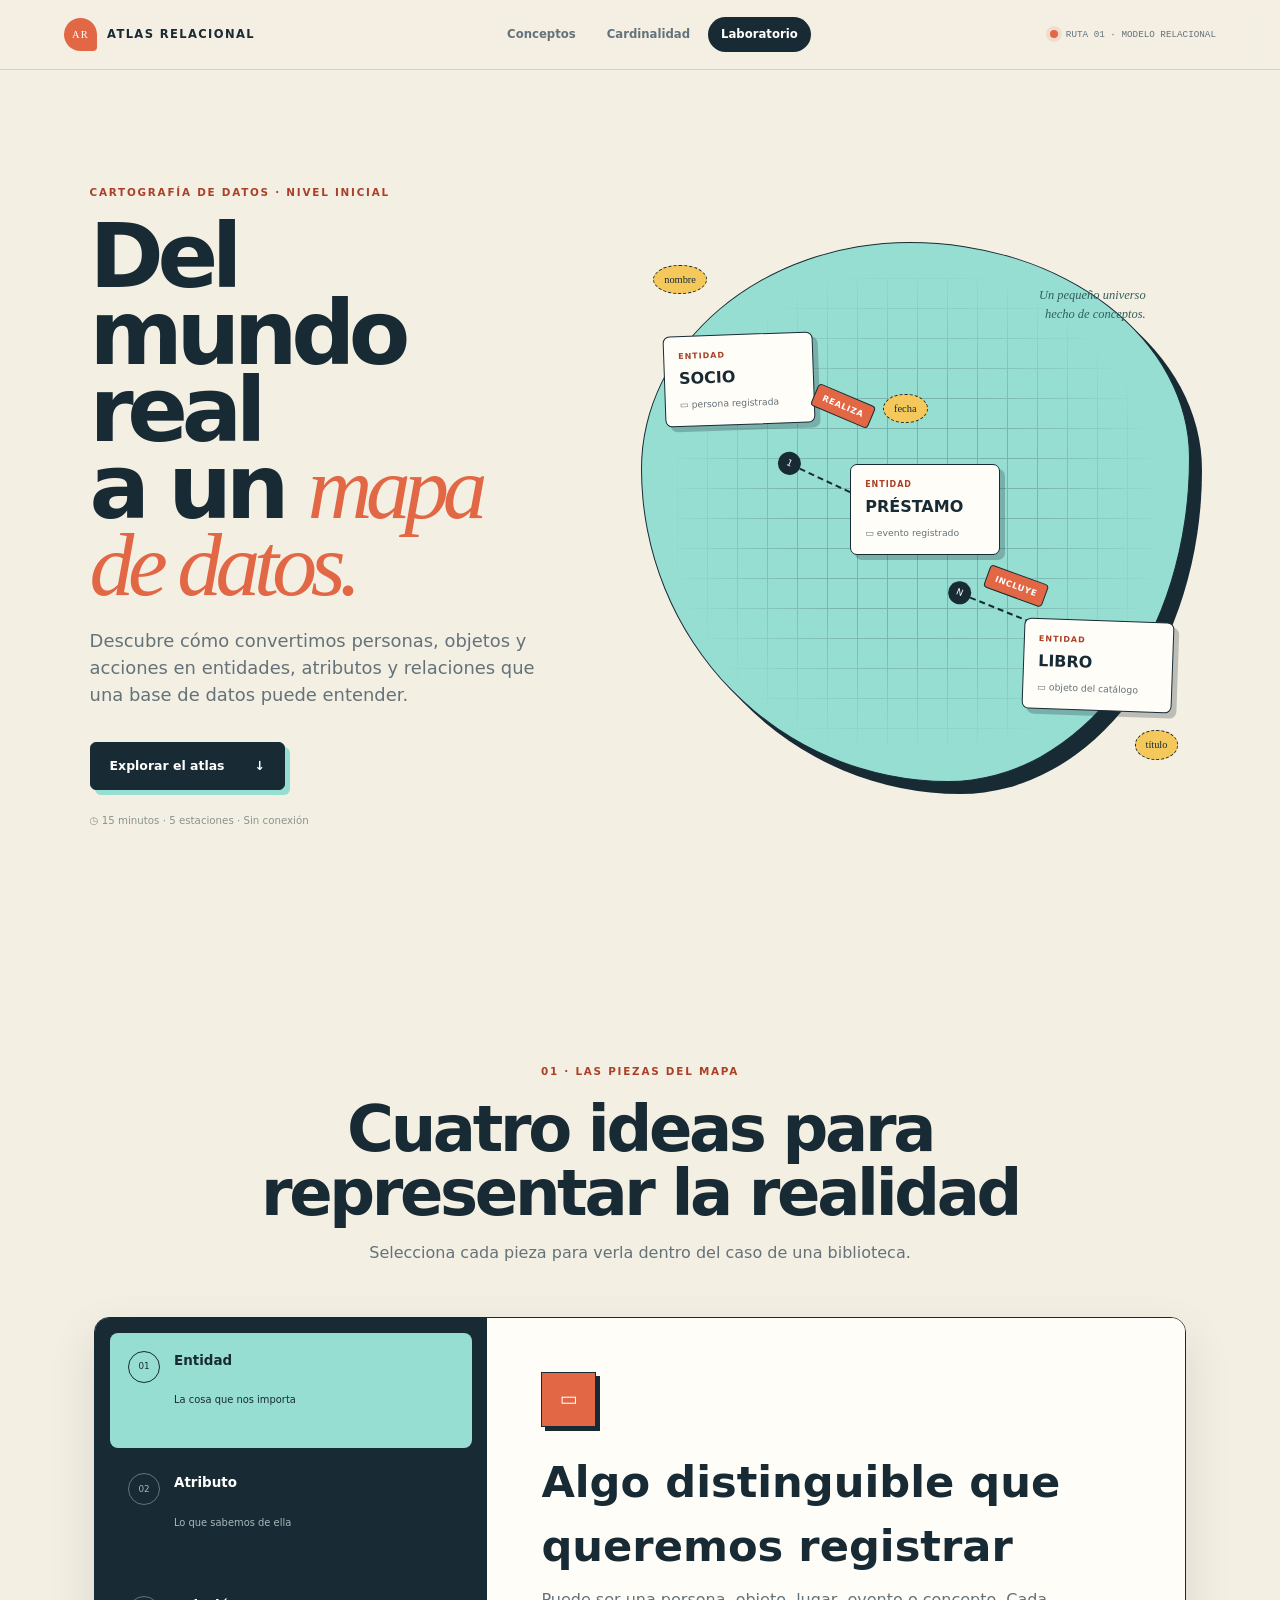
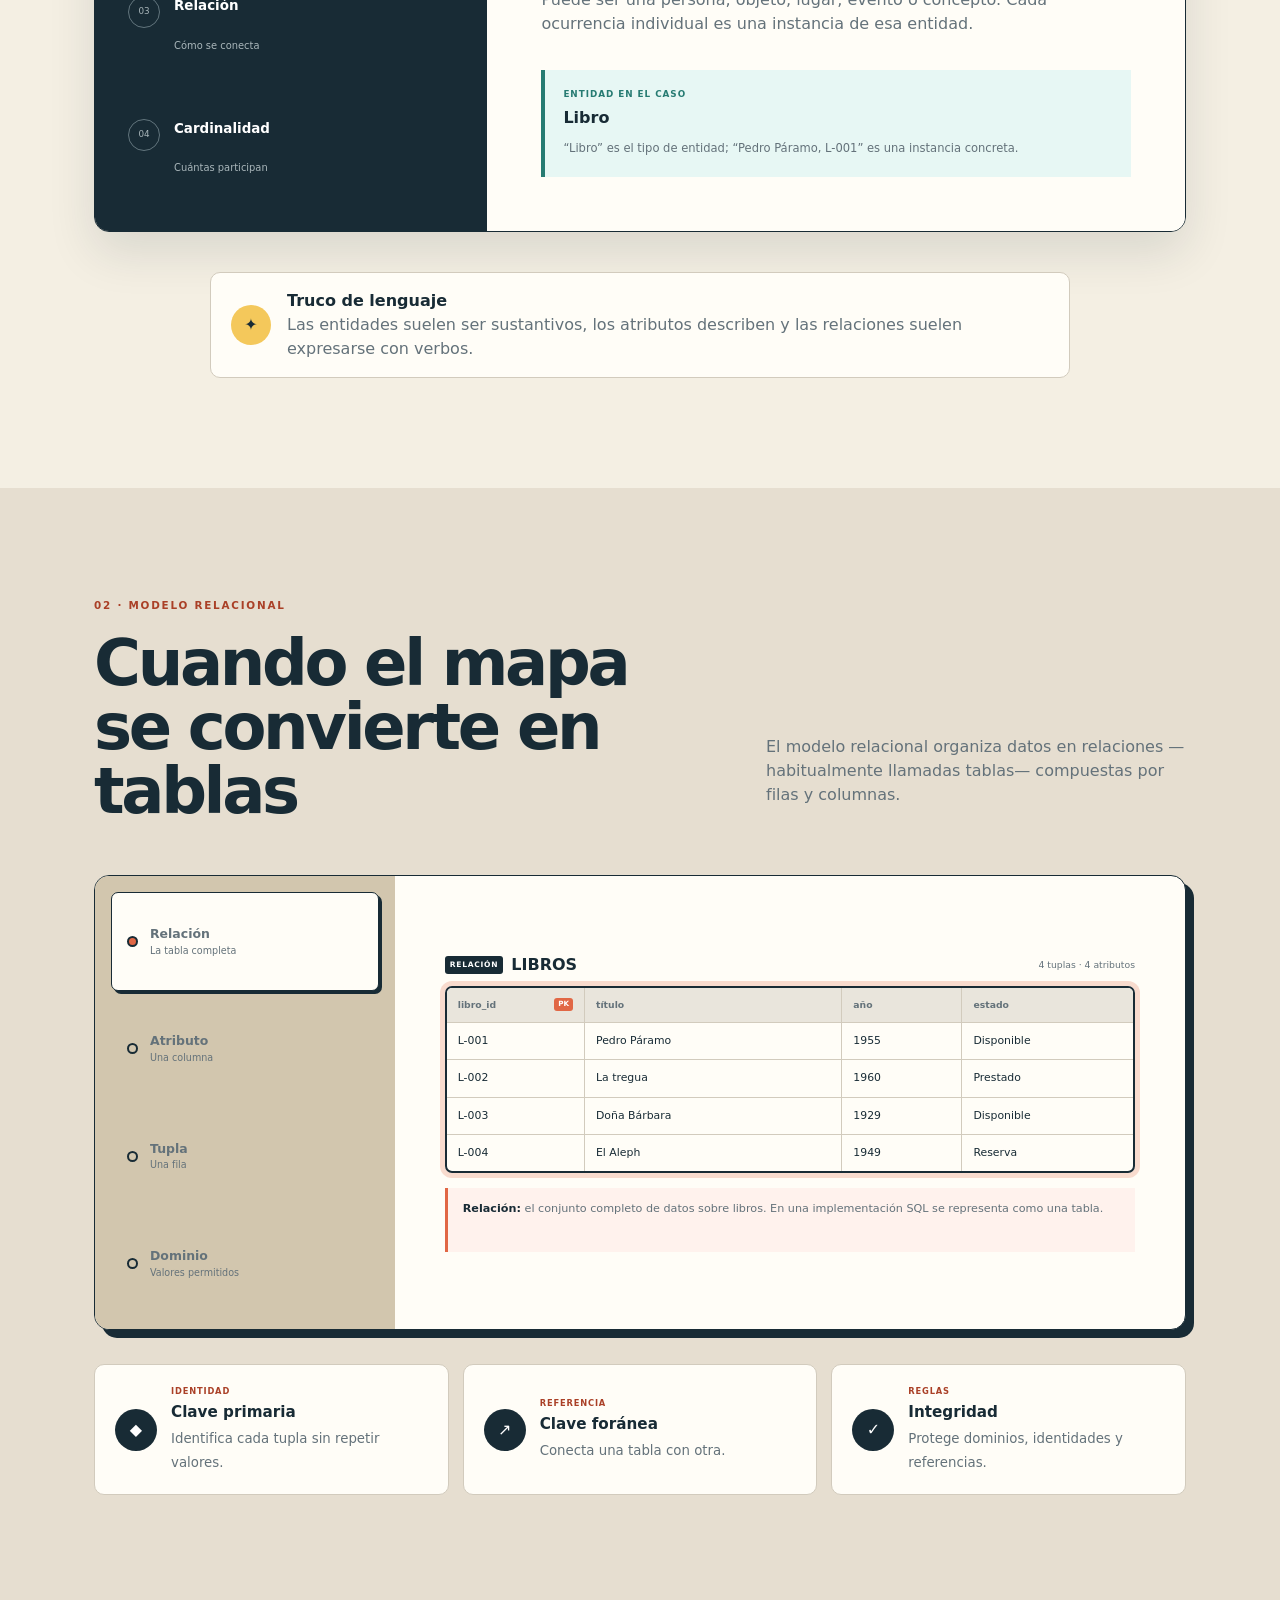
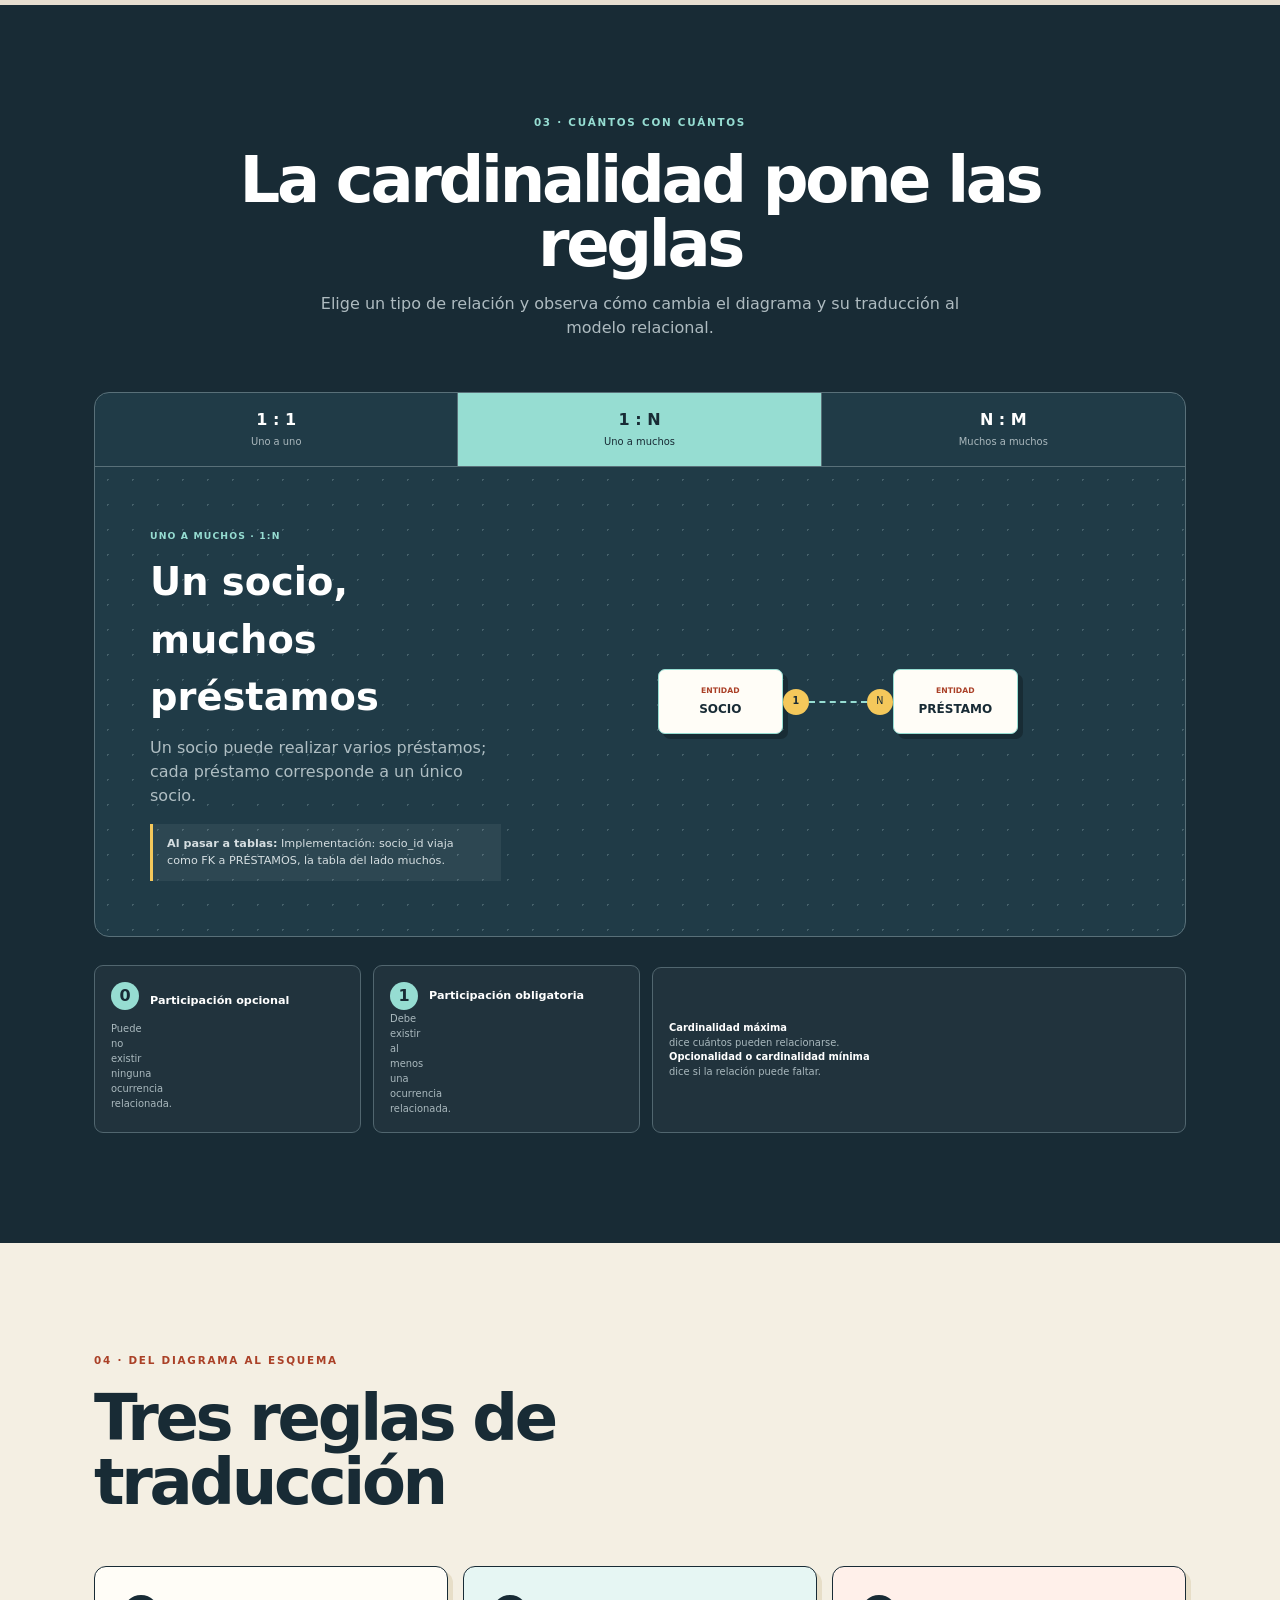
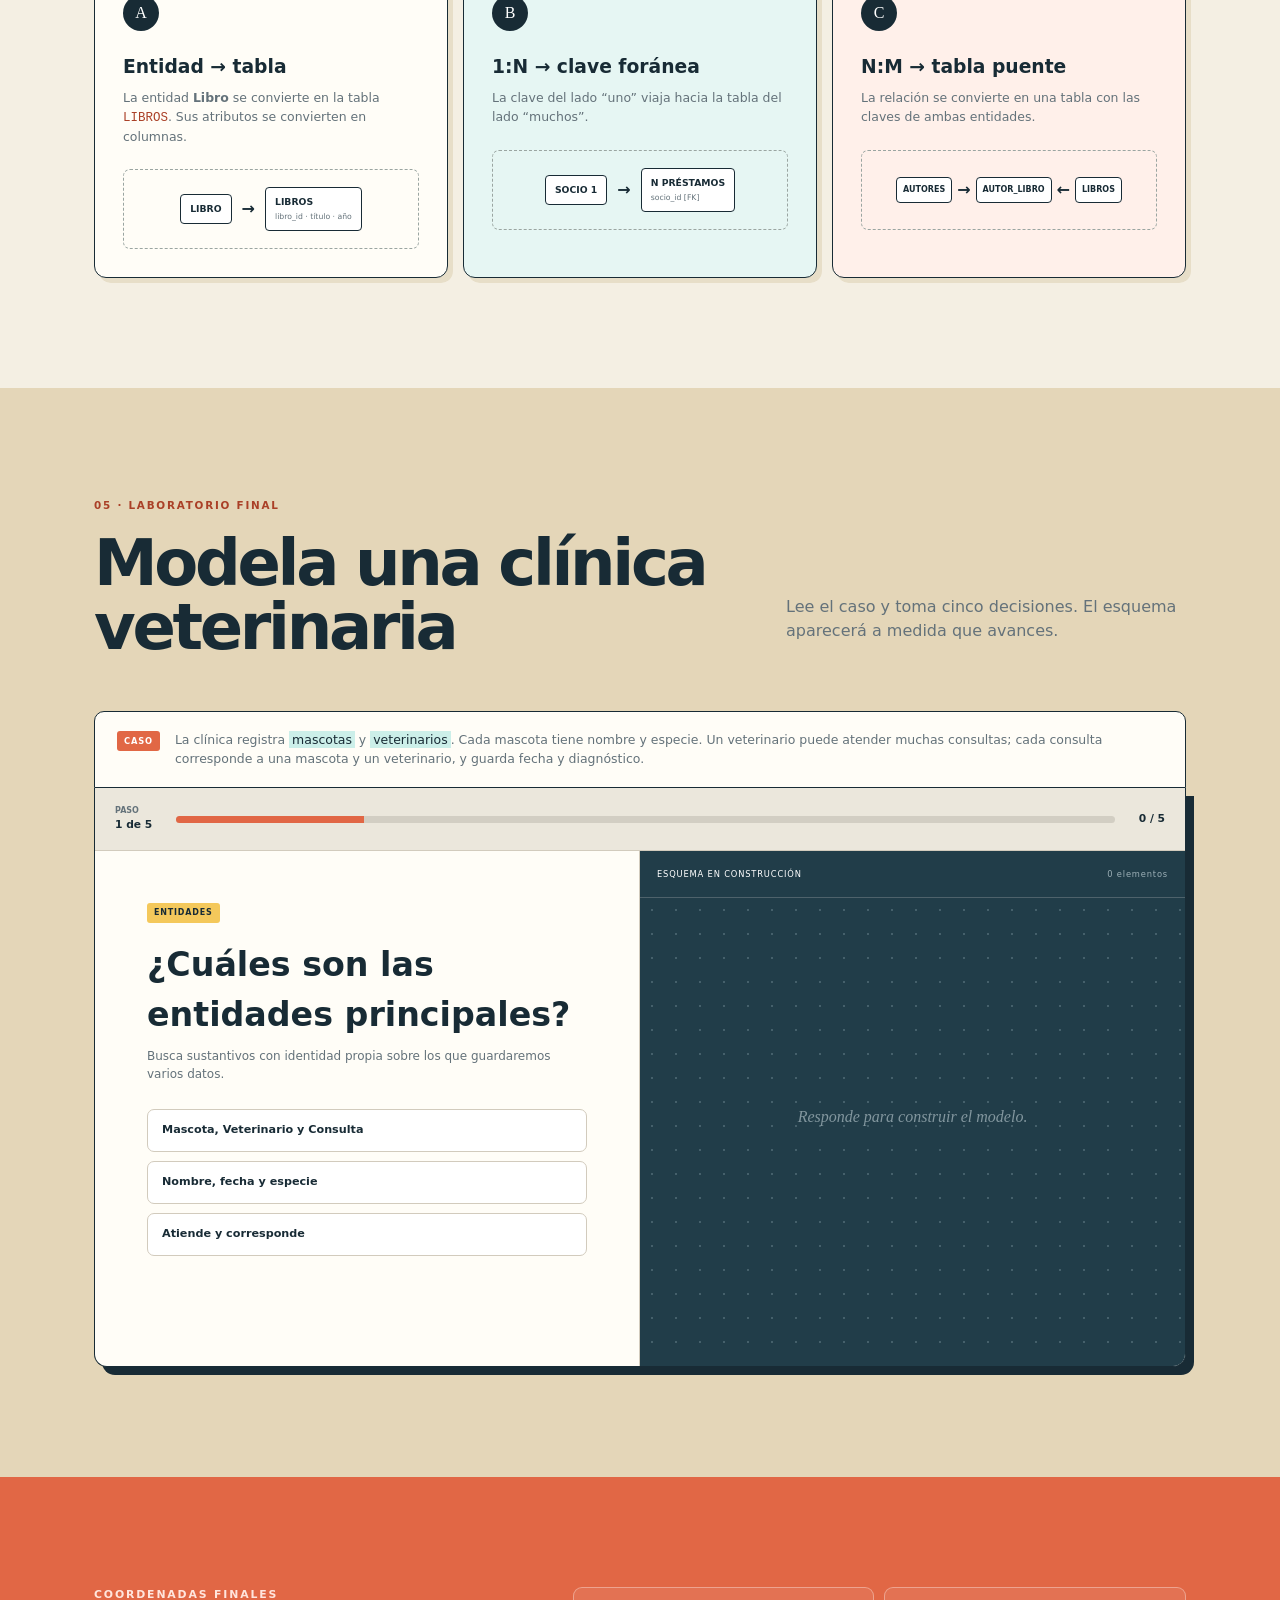
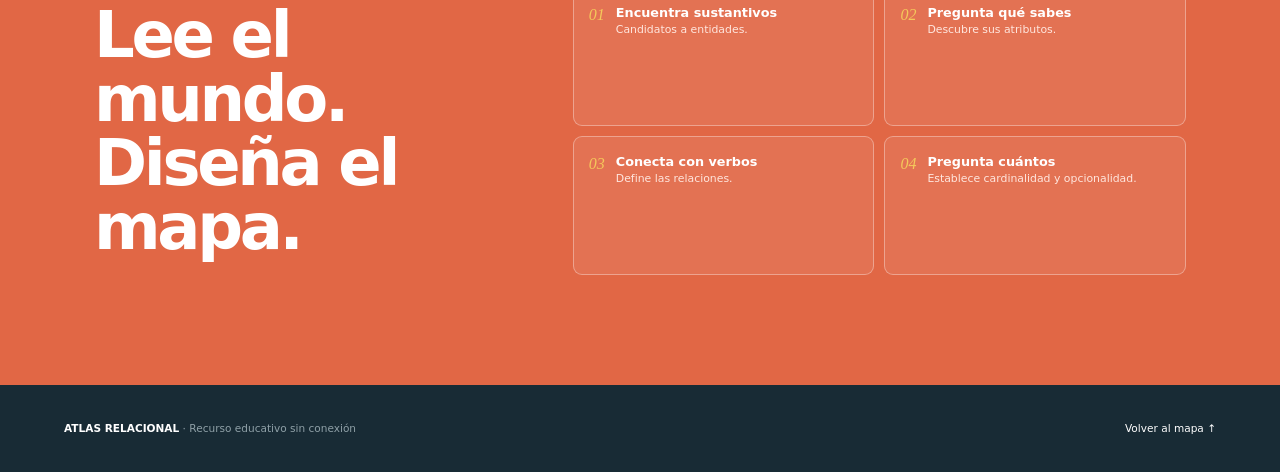
<file: atlas-modelo-relacional/index.html>
<!doctype html>
<html lang="es">
<head>
  <meta charset="utf-8">
  <meta name="viewport" content="width=device-width, initial-scale=1">
  <meta name="description" content="Atlas interactivo para aprender entidades, atributos, relaciones, cardinalidad y fundamentos del modelo relacional.">
  <title>Atlas Relacional · Del mundo real a las tablas</title>
  <link rel="stylesheet" href="styles.css">
  <script src="app.js" defer></script>
</head>
<body>
  <a class="skip-link" href="#contenido">Saltar al contenido</a>
  <header class="topbar">
    <a class="brand" href="#inicio"><span aria-hidden="true">AR</span><b>ATLAS RELACIONAL</b></a>
    <nav aria-label="Navegación principal">
      <a class="nav-link active" href="#conceptos">Conceptos</a>
      <a class="nav-link" href="#cardinalidad">Cardinalidad</a>
      <a class="nav-link" href="#laboratorio">Laboratorio</a>
    </nav>
    <div class="route-status"><i></i> RUTA 01 · MODELO RELACIONAL</div>
  </header>

  <main id="contenido">
    <section class="hero" id="inicio">
      <div class="hero-copy">
        <p class="eyebrow">CARTOGRAFÍA DE DATOS · NIVEL INICIAL</p>
        <h1>Del mundo real<br>a un <em>mapa de datos.</em></h1>
        <p class="hero-lead">Descubre cómo convertimos personas, objetos y acciones en entidades, atributos y relaciones que una base de datos puede entender.</p>
        <a class="primary-button" href="#conceptos">Explorar el atlas <span>↓</span></a>
        <p class="hero-meta">◷ 15 minutos · 5 estaciones · Sin conexión</p>
      </div>

      <div class="hero-map" aria-label="Diagrama entidad relación de una biblioteca">
        <div class="map-grid"></div>
        <div class="entity-node member-node"><small>ENTIDAD</small><b>SOCIO</b><span>▭ persona registrada</span></div>
        <div class="entity-node loan-node"><small>ENTIDAD</small><b>PRÉSTAMO</b><span>▭ evento registrado</span></div>
        <div class="entity-node book-node"><small>ENTIDAD</small><b>LIBRO</b><span>▭ objeto del catálogo</span></div>
        <div class="relation-chip borrows">REALIZA</div>
        <div class="relation-chip includes">INCLUYE</div>
        <div class="map-line line-one"><i>1</i><span></span><b>N</b></div>
        <div class="map-line line-two"><i>N</i><span></span><b>1</b></div>
        <div class="attribute-orbit orbit-one">nombre</div>
        <div class="attribute-orbit orbit-two">fecha</div>
        <div class="attribute-orbit orbit-three">título</div>
        <p class="map-note">Un pequeño universo<br>hecho de conceptos.</p>
      </div>
    </section>

    <section class="concept-section section-shell" id="conceptos" data-section="conceptos">
      <div class="section-heading centered">
        <p class="section-label">01 · LAS PIEZAS DEL MAPA</p>
        <h2>Cuatro ideas para representar la realidad</h2>
        <p>Selecciona cada pieza para verla dentro del caso de una biblioteca.</p>
      </div>

      <div class="concept-explorer">
        <div class="concept-tabs" role="tablist" aria-label="Conceptos fundamentales">
          <button class="concept-tab active" type="button" role="tab" aria-selected="true" data-concept="entity"><span>01</span><b>Entidad</b><small>La cosa que nos importa</small></button>
          <button class="concept-tab" type="button" role="tab" aria-selected="false" data-concept="attribute"><span>02</span><b>Atributo</b><small>Lo que sabemos de ella</small></button>
          <button class="concept-tab" type="button" role="tab" aria-selected="false" data-concept="relationship"><span>03</span><b>Relación</b><small>Cómo se conecta</small></button>
          <button class="concept-tab" type="button" role="tab" aria-selected="false" data-concept="cardinality"><span>04</span><b>Cardinalidad</b><small>Cuántas participan</small></button>
        </div>
        <div class="concept-stage" id="conceptStage" aria-live="polite"></div>
      </div>

      <div class="language-tip"><span>✦</span><p><b>Truco de lenguaje</b>Las entidades suelen ser sustantivos, los atributos describen y las relaciones suelen expresarse con verbos.</p></div>
    </section>

    <section class="anatomy-section">
      <div class="section-shell">
        <div class="section-heading anatomy-heading">
          <div><p class="section-label">02 · MODELO RELACIONAL</p><h2>Cuando el mapa se convierte en tablas</h2></div>
          <p>El modelo relacional organiza datos en relaciones —habitualmente llamadas tablas— compuestas por filas y columnas.</p>
        </div>

        <div class="table-anatomy">
          <div class="anatomy-controls" role="group" aria-label="Partes de una tabla">
            <button class="anatomy-button active" type="button" data-part="relation"><i></i><span><b>Relación</b>La tabla completa</span></button>
            <button class="anatomy-button" type="button" data-part="attribute"><i></i><span><b>Atributo</b>Una columna</span></button>
            <button class="anatomy-button" type="button" data-part="tuple"><i></i><span><b>Tupla</b>Una fila</span></button>
            <button class="anatomy-button" type="button" data-part="domain"><i></i><span><b>Dominio</b>Valores permitidos</span></button>
          </div>

          <div class="anatomy-visual">
            <div class="table-title"><span>RELACIÓN</span> LIBROS <small>4 tuplas · 4 atributos</small></div>
            <div class="rel-table highlight-relation" id="relTable" role="table" aria-label="Tabla Libros">
              <div class="rel-row rel-head" role="row"><span data-column="id">libro_id <b>PK</b></span><span data-column="title">título</span><span data-column="year">año</span><span data-column="status">estado</span></div>
              <div class="rel-row" role="row"><span>L-001</span><span>Pedro Páramo</span><span>1955</span><span>Disponible</span></div>
              <div class="rel-row" role="row"><span>L-002</span><span>La tregua</span><span>1960</span><span>Prestado</span></div>
              <div class="rel-row" role="row"><span>L-003</span><span>Doña Bárbara</span><span>1929</span><span>Disponible</span></div>
              <div class="rel-row" role="row"><span>L-004</span><span>El Aleph</span><span>1949</span><span>Reserva</span></div>
            </div>
            <div class="anatomy-caption" id="anatomyCaption" aria-live="polite"><b>Relación:</b> el conjunto completo de datos sobre libros. En una implementación SQL se representa como una tabla.</div>
          </div>
        </div>

        <div class="integrity-grid">
          <article><span>◆</span><div><p>IDENTIDAD</p><h3>Clave primaria</h3><small>Identifica cada tupla sin repetir valores.</small></div></article>
          <article><span>↗</span><div><p>REFERENCIA</p><h3>Clave foránea</h3><small>Conecta una tabla con otra.</small></div></article>
          <article><span>✓</span><div><p>REGLAS</p><h3>Integridad</h3><small>Protege dominios, identidades y referencias.</small></div></article>
        </div>
      </div>
    </section>

    <section class="cardinality-section" id="cardinalidad" data-section="cardinalidad">
      <div class="section-shell">
        <div class="section-heading centered light">
          <p class="section-label">03 · CUÁNTOS CON CUÁNTOS</p>
          <h2>La cardinalidad pone las reglas</h2>
          <p>Elige un tipo de relación y observa cómo cambia el diagrama y su traducción al modelo relacional.</p>
        </div>

        <div class="cardinality-lab">
          <div class="cardinality-tabs" role="tablist" aria-label="Tipos de cardinalidad">
            <button class="cardinality-tab" type="button" data-cardinality="one"><b>1 : 1</b><span>Uno a uno</span></button>
            <button class="cardinality-tab active" type="button" data-cardinality="many"><b>1 : N</b><span>Uno a muchos</span></button>
            <button class="cardinality-tab" type="button" data-cardinality="bridge"><b>N : M</b><span>Muchos a muchos</span></button>
          </div>
          <div class="cardinality-stage" id="cardinalityStage" aria-live="polite"></div>
        </div>

        <div class="optionality-note">
          <div><span>0</span><i></i><b>Participación opcional</b><p>Puede no existir ninguna ocurrencia relacionada.</p></div>
          <div><span>1</span><i></i><b>Participación obligatoria</b><p>Debe existir al menos una ocurrencia relacionada.</p></div>
          <p><strong>Cardinalidad máxima</strong> dice cuántos pueden relacionarse. <strong>Opcionalidad o cardinalidad mínima</strong> dice si la relación puede faltar.</p>
        </div>
      </div>
    </section>

    <section class="translation-section section-shell">
      <div class="section-heading">
        <p class="section-label">04 · DEL DIAGRAMA AL ESQUEMA</p>
        <h2>Tres reglas de traducción</h2>
      </div>
      <div class="translation-grid">
        <article>
          <span class="rule-no">A</span><h3>Entidad → tabla</h3><p>La entidad <b>Libro</b> se convierte en la tabla <code>LIBROS</code>. Sus atributos se convierten en columnas.</p>
          <div class="rule-visual"><i>LIBRO</i><b>→</b><span>LIBROS<br><small>libro_id · título · año</small></span></div>
        </article>
        <article>
          <span class="rule-no">B</span><h3>1:N → clave foránea</h3><p>La clave del lado “uno” viaja hacia la tabla del lado “muchos”.</p>
          <div class="rule-visual"><i>SOCIO 1</i><b>→</b><span>N PRÉSTAMOS<br><small>socio_id [FK]</small></span></div>
        </article>
        <article>
          <span class="rule-no">C</span><h3>N:M → tabla puente</h3><p>La relación se convierte en una tabla con las claves de ambas entidades.</p>
          <div class="rule-visual bridge-rule"><i>AUTORES</i><b>→</b><span>AUTOR_LIBRO</span><b>←</b><i>LIBROS</i></div>
        </article>
      </div>
    </section>

    <section class="lab-section" id="laboratorio" data-section="laboratorio">
      <div class="section-shell">
        <div class="section-heading lab-heading">
          <div><p class="section-label">05 · LABORATORIO FINAL</p><h2>Modela una clínica veterinaria</h2></div>
          <p>Lee el caso y toma cinco decisiones. El esquema aparecerá a medida que avances.</p>
        </div>

        <div class="case-brief"><span>CASO</span><p>La clínica registra <mark>mascotas</mark> y <mark>veterinarios</mark>. Cada mascota tiene nombre y especie. Un veterinario puede atender muchas consultas; cada consulta corresponde a una mascota y un veterinario, y guarda fecha y diagnóstico.</p></div>

        <div class="model-builder">
          <div class="builder-progress">
            <p><span>PASO</span><b id="builderStep">1 de 5</b></p>
            <div><i id="builderProgress"></i></div>
            <strong id="builderScore">0 / 5</strong>
          </div>
          <div class="builder-body">
            <div class="builder-question" id="builderQuestion"></div>
            <div class="schema-preview">
              <div class="preview-head"><span>ESQUEMA EN CONSTRUCCIÓN</span><i id="previewStatus">0 elementos</i></div>
              <div class="preview-canvas" id="previewCanvas"><p>Responde para construir el modelo.</p></div>
            </div>
          </div>
        </div>
      </div>
    </section>

    <section class="recap-section">
      <div class="section-shell recap-inner">
        <div><p class="section-label">COORDENADAS FINALES</p><h2>Lee el mundo.<br>Diseña el mapa.</h2></div>
        <ol>
          <li><span>01</span><p><b>Encuentra sustantivos</b>Candidatos a entidades.</p></li>
          <li><span>02</span><p><b>Pregunta qué sabes</b>Descubre sus atributos.</p></li>
          <li><span>03</span><p><b>Conecta con verbos</b>Define las relaciones.</p></li>
          <li><span>04</span><p><b>Pregunta cuántos</b>Establece cardinalidad y opcionalidad.</p></li>
        </ol>
      </div>
    </section>
  </main>

  <footer><p><b>ATLAS RELACIONAL</b> · Recurso educativo sin conexión</p><a href="#inicio">Volver al mapa ↑</a></footer>
</body>
</html>
</file>
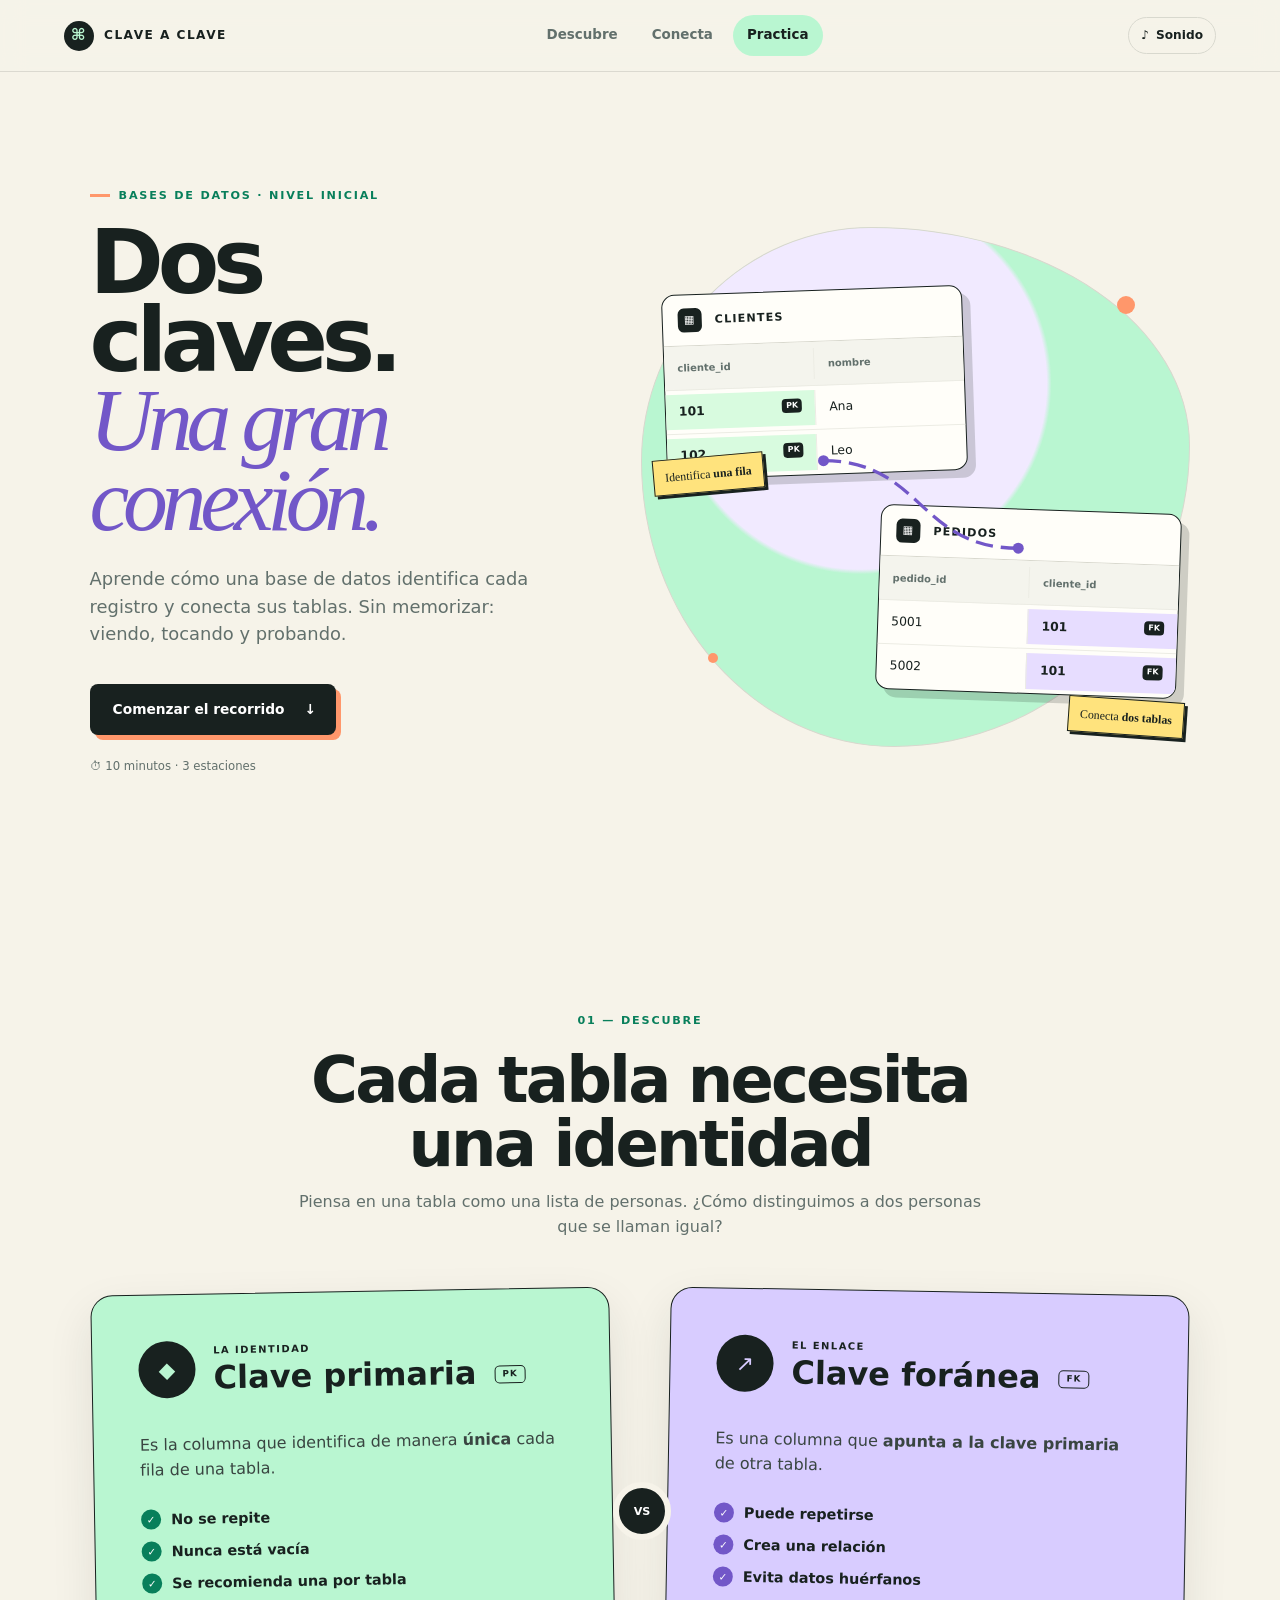
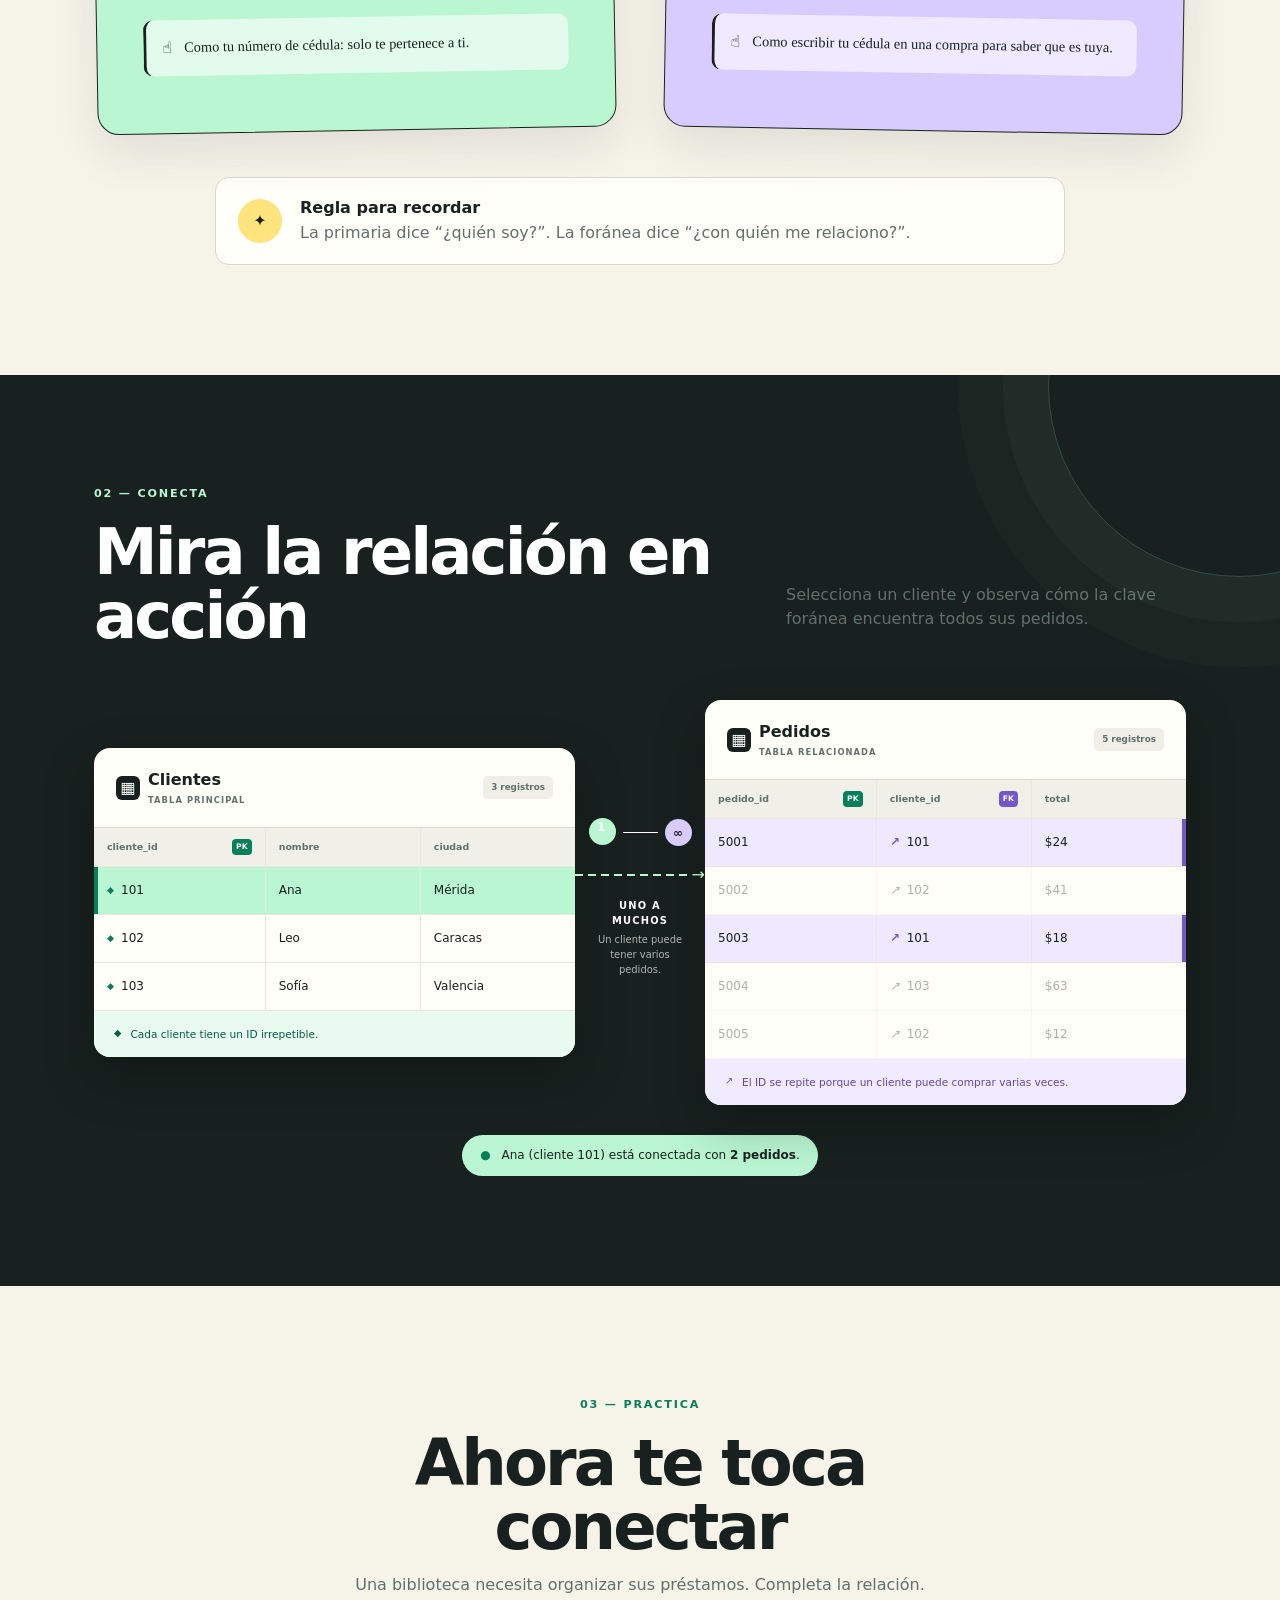
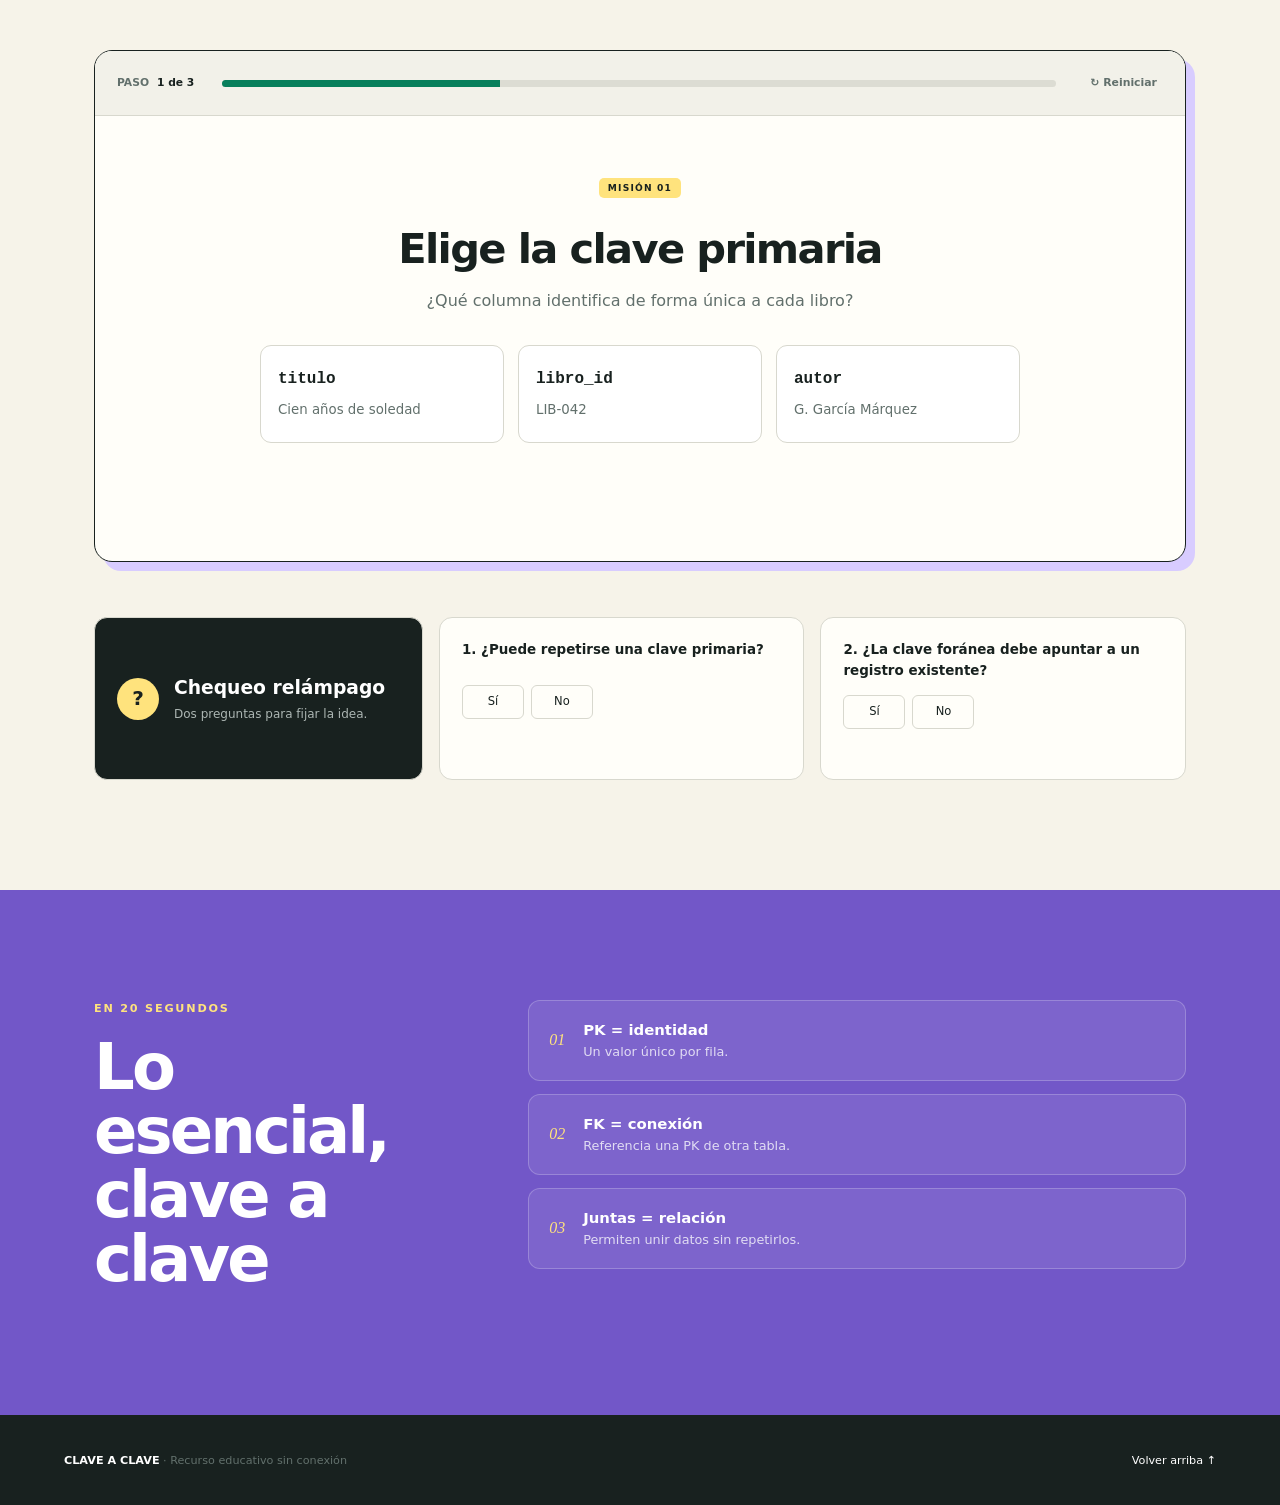
<file: laboratorio-claves-relacionales/index.html>
<!doctype html>
<html lang="es">
<head>
  <meta charset="utf-8">
  <meta name="viewport" content="width=device-width, initial-scale=1">
  <meta name="description" content="Laboratorio interactivo para aprender claves primarias y foráneas en bases de datos relacionales.">
  <title>Clave a clave · Laboratorio relacional</title>
  <link rel="stylesheet" href="styles.css">
  <script src="app.js" defer></script>
</head>
<body>
  <a class="skip-link" href="#contenido">Saltar al contenido</a>

  <header class="topbar">
    <a class="brand" href="#inicio" aria-label="Volver al inicio">
      <span class="brand-mark" aria-hidden="true">⌘</span>
      <span>CLAVE A CLAVE</span>
    </a>
    <nav class="main-nav" aria-label="Navegación principal">
      <a class="nav-link active" href="#descubre">Descubre</a>
      <a class="nav-link" href="#conecta">Conecta</a>
      <a class="nav-link" href="#practica">Practica</a>
    </nav>
    <button class="sound-toggle" id="soundToggle" type="button" aria-pressed="false" title="Activar sonidos de respuesta">
      <span aria-hidden="true">♪</span><span class="sound-label">Sonido</span>
    </button>
  </header>

  <main id="contenido">
    <section class="hero" id="inicio">
      <div class="hero-copy">
        <p class="eyebrow"><span></span> BASES DE DATOS · NIVEL INICIAL</p>
        <h1>Dos claves.<br><em>Una gran conexión.</em></h1>
        <p class="hero-lead">Aprende cómo una base de datos identifica cada registro y conecta sus tablas. Sin memorizar: viendo, tocando y probando.</p>
        <a class="primary-button" href="#descubre">Comenzar el recorrido <span aria-hidden="true">↓</span></a>
        <p class="duration">⏱ 10 minutos · 3 estaciones</p>
      </div>

      <div class="hero-demo" aria-label="Vista previa de una relación entre las tablas Clientes y Pedidos">
        <div class="floating-note note-one">Identifica <b>una fila</b></div>
        <div class="floating-note note-two">Conecta <b>dos tablas</b></div>
        <div class="mini-table mini-customers">
          <div class="mini-table-title"><span class="table-icon">▦</span> CLIENTES</div>
          <div class="mini-row mini-head"><span>cliente_id</span><span>nombre</span></div>
          <div class="mini-row"><span class="mini-pk">101 <small>PK</small></span><span>Ana</span></div>
          <div class="mini-row"><span class="mini-pk">102 <small>PK</small></span><span>Leo</span></div>
        </div>
        <svg class="hero-connector" viewBox="0 0 210 120" role="img" aria-label="La clave 101 conecta un cliente con su pedido">
          <path d="M16 18 C106 18 103 98 194 98" pathLength="1" />
          <circle cx="16" cy="18" r="5" />
          <circle cx="194" cy="98" r="5" />
        </svg>
        <div class="mini-table mini-orders">
          <div class="mini-table-title"><span class="table-icon">▦</span> PEDIDOS</div>
          <div class="mini-row mini-head"><span>pedido_id</span><span>cliente_id</span></div>
          <div class="mini-row"><span>5001</span><span class="mini-fk">101 <small>FK</small></span></div>
          <div class="mini-row"><span>5002</span><span class="mini-fk">101 <small>FK</small></span></div>
        </div>
      </div>
    </section>

    <section class="concept-section section-shell" id="descubre" data-nav="descubre">
      <div class="section-heading centered">
        <p class="section-number">01 — DESCUBRE</p>
        <h2>Cada tabla necesita una identidad</h2>
        <p>Piensa en una tabla como una lista de personas. ¿Cómo distinguimos a dos personas que se llaman igual?</p>
      </div>

      <div class="key-comparison">
        <article class="key-card primary-card">
          <div class="key-card-top">
            <span class="key-symbol" aria-hidden="true">◆</span>
            <div>
              <p class="micro-label">LA IDENTIDAD</p>
              <h3>Clave primaria <span>PK</span></h3>
            </div>
          </div>
          <p>Es la columna que identifica de manera <strong>única</strong> cada fila de una tabla.</p>
          <ul class="rule-list">
            <li><span>✓</span> No se repite</li>
            <li><span>✓</span> Nunca está vacía</li>
            <li><span>✓</span> Se recomienda una por tabla</li>
          </ul>
          <div class="analogy"><span aria-hidden="true">☝</span><p>Como tu número de cédula: solo te pertenece a ti.</p></div>
        </article>

        <div class="versus" aria-hidden="true"><span>VS</span></div>

        <article class="key-card foreign-card">
          <div class="key-card-top">
            <span class="key-symbol" aria-hidden="true">↗</span>
            <div>
              <p class="micro-label">EL ENLACE</p>
              <h3>Clave foránea <span>FK</span></h3>
            </div>
          </div>
          <p>Es una columna que <strong>apunta a la clave primaria</strong> de otra tabla.</p>
          <ul class="rule-list">
            <li><span>✓</span> Puede repetirse</li>
            <li><span>✓</span> Crea una relación</li>
            <li><span>✓</span> Evita datos huérfanos</li>
          </ul>
          <div class="analogy"><span aria-hidden="true">☝</span><p>Como escribir tu cédula en una compra para saber que es tuya.</p></div>
        </article>
      </div>

      <div class="remember-strip">
        <span class="bulb" aria-hidden="true">✦</span>
        <p><b>Regla para recordar</b>La primaria dice <q>¿quién soy?</q>. La foránea dice <q>¿con quién me relaciono?</q>.</p>
      </div>
    </section>

    <section class="connection-section" id="conecta" data-nav="conecta">
      <div class="section-shell">
        <div class="section-heading split-heading">
          <div>
            <p class="section-number">02 — CONECTA</p>
            <h2>Mira la relación en acción</h2>
          </div>
          <p>Selecciona un cliente y observa cómo la clave foránea encuentra todos sus pedidos.</p>
        </div>

        <div class="relation-lab">
          <article class="data-panel" aria-labelledby="customersTitle">
            <div class="data-panel-head">
              <div><span class="table-icon">▦</span><div><h3 id="customersTitle">Clientes</h3><p>TABLA PRINCIPAL</p></div></div>
              <span class="record-count">3 registros</span>
            </div>
            <div class="data-table" role="table" aria-label="Tabla Clientes">
              <div class="data-row data-header" role="row"><span role="columnheader">cliente_id <b>PK</b></span><span role="columnheader">nombre</span><span role="columnheader">ciudad</span></div>
              <button class="data-row customer-row selected" type="button" role="row" data-customer="101" aria-pressed="true"><span role="cell"><i>◆</i>101</span><span role="cell">Ana</span><span role="cell">Mérida</span></button>
              <button class="data-row customer-row" type="button" role="row" data-customer="102" aria-pressed="false"><span role="cell"><i>◆</i>102</span><span role="cell">Leo</span><span role="cell">Caracas</span></button>
              <button class="data-row customer-row" type="button" role="row" data-customer="103" aria-pressed="false"><span role="cell"><i>◆</i>103</span><span role="cell">Sofía</span><span role="cell">Valencia</span></button>
            </div>
            <p class="panel-caption"><span>◆</span> Cada cliente tiene un ID irrepetible.</p>
          </article>

          <div class="relationship-center" aria-live="polite">
            <div class="cardinality-badge"><b>1</b><span></span><strong>∞</strong></div>
            <div class="animated-link"><span></span><i>→</i></div>
            <p><b>UNO A MUCHOS</b>Un cliente puede tener varios pedidos.</p>
          </div>

          <article class="data-panel" aria-labelledby="ordersTitle">
            <div class="data-panel-head">
              <div><span class="table-icon">▦</span><div><h3 id="ordersTitle">Pedidos</h3><p>TABLA RELACIONADA</p></div></div>
              <span class="record-count">5 registros</span>
            </div>
            <div class="data-table orders-table" role="table" aria-label="Tabla Pedidos">
              <div class="data-row data-header" role="row"><span role="columnheader">pedido_id <b>PK</b></span><span role="columnheader">cliente_id <em>FK</em></span><span role="columnheader">total</span></div>
              <div class="data-row order-row match" role="row" data-owner="101"><span role="cell">5001</span><span role="cell"><i>↗</i>101</span><span role="cell">$24</span></div>
              <div class="data-row order-row" role="row" data-owner="102"><span role="cell">5002</span><span role="cell"><i>↗</i>102</span><span role="cell">$41</span></div>
              <div class="data-row order-row match" role="row" data-owner="101"><span role="cell">5003</span><span role="cell"><i>↗</i>101</span><span role="cell">$18</span></div>
              <div class="data-row order-row" role="row" data-owner="103"><span role="cell">5004</span><span role="cell"><i>↗</i>103</span><span role="cell">$63</span></div>
              <div class="data-row order-row" role="row" data-owner="102"><span role="cell">5005</span><span role="cell"><i>↗</i>102</span><span role="cell">$12</span></div>
            </div>
            <p class="panel-caption foreign-caption"><span>↗</span> El ID se repite porque un cliente puede comprar varias veces.</p>
          </article>
        </div>

        <div class="selection-message" id="selectionMessage" aria-live="polite"><span>●</span> Ana (cliente 101) está conectada con <b>2 pedidos</b>.</div>
      </div>
    </section>

    <section class="practice-section section-shell" id="practica" data-nav="practica">
      <div class="section-heading centered">
        <p class="section-number">03 — PRACTICA</p>
        <h2>Ahora te toca conectar</h2>
        <p>Una biblioteca necesita organizar sus préstamos. Completa la relación.</p>
      </div>

      <div class="challenge-card" id="challengeCard">
        <div class="challenge-progress">
          <div><span>PASO</span><b id="stepNumber">1 de 3</b></div>
          <div class="progress-track" aria-label="Progreso del reto"><span id="progressFill"></span></div>
          <button class="reset-button" id="resetChallenge" type="button">↻ Reiniciar</button>
        </div>

        <div class="challenge-stage" id="challengeStage">
          <div class="challenge-copy">
            <span class="challenge-tag">MISIÓN 01</span>
            <h3>Elige la clave primaria</h3>
            <p>¿Qué columna identifica de forma única a cada libro?</p>
          </div>
          <div class="choice-grid" id="choiceGrid" role="group" aria-label="Opciones de respuesta">
            <button class="choice" type="button" data-answer="titulo"><span>título</span><small>Cien años de soledad</small></button>
            <button class="choice" type="button" data-answer="libro_id"><span>libro_id</span><small>LIB-042</small></button>
            <button class="choice" type="button" data-answer="autor"><span>autor</span><small>G. García Márquez</small></button>
          </div>
          <div class="feedback" id="challengeFeedback" aria-live="assertive"></div>
        </div>
      </div>

      <div class="concept-check">
        <div class="check-intro"><span>?</span><div><h3>Chequeo relámpago</h3><p>Dos preguntas para fijar la idea.</p></div></div>
        <div class="quick-question" data-correct="b">
          <p>1. ¿Puede repetirse una clave primaria?</p>
          <div><button type="button" data-option="a">Sí</button><button type="button" data-option="b">No</button></div>
          <small aria-live="polite"></small>
        </div>
        <div class="quick-question" data-correct="a">
          <p>2. ¿La clave foránea debe apuntar a un registro existente?</p>
          <div><button type="button" data-option="a">Sí</button><button type="button" data-option="b">No</button></div>
          <small aria-live="polite"></small>
        </div>
      </div>
    </section>

    <section class="summary-section">
      <div class="section-shell summary-content">
        <div>
          <p class="section-number">EN 20 SEGUNDOS</p>
          <h2>Lo esencial, clave a clave</h2>
        </div>
        <div class="summary-grid">
          <div><span>01</span><p><b>PK = identidad</b>Un valor único por fila.</p></div>
          <div><span>02</span><p><b>FK = conexión</b>Referencia una PK de otra tabla.</p></div>
          <div><span>03</span><p><b>Juntas = relación</b>Permiten unir datos sin repetirlos.</p></div>
        </div>
      </div>
    </section>
  </main>

  <footer>
    <p><b>CLAVE A CLAVE</b> · Recurso educativo sin conexión</p>
    <a href="#inicio">Volver arriba ↑</a>
  </footer>
</body>
</html>
</file>
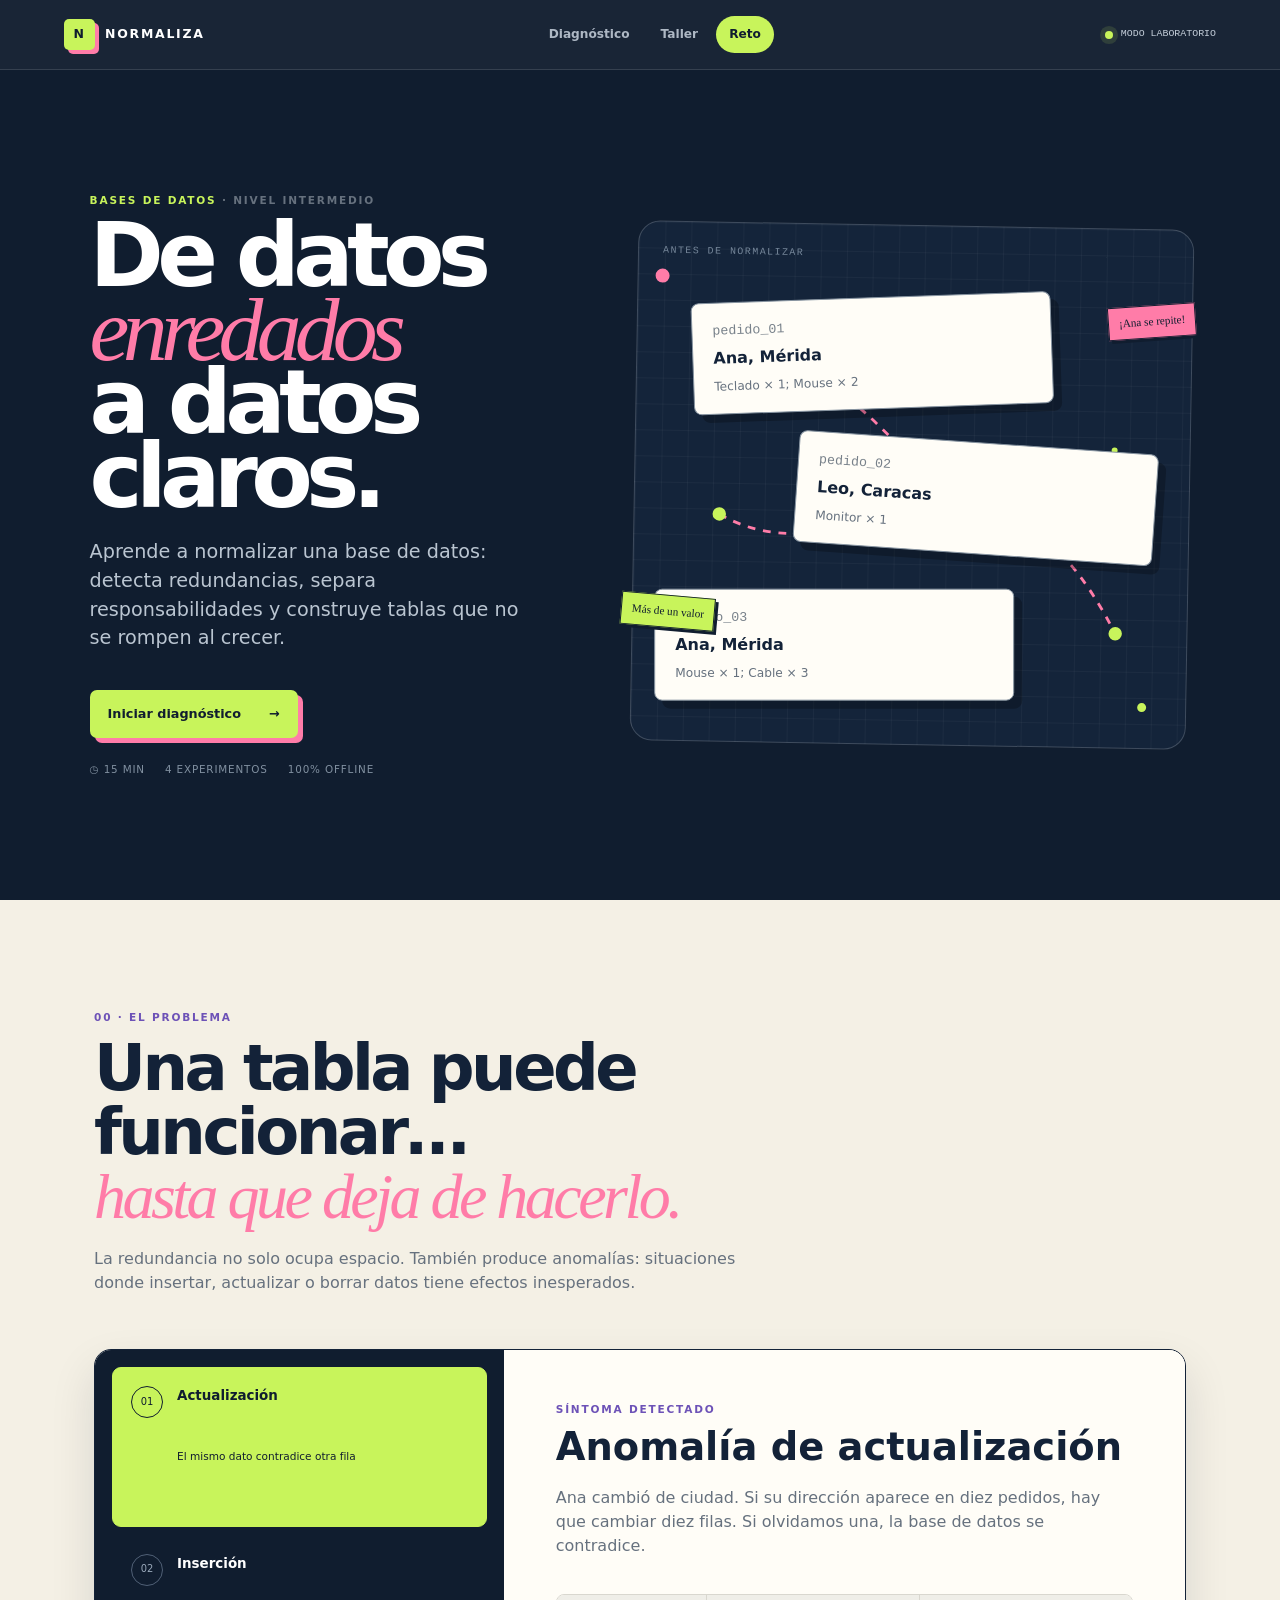
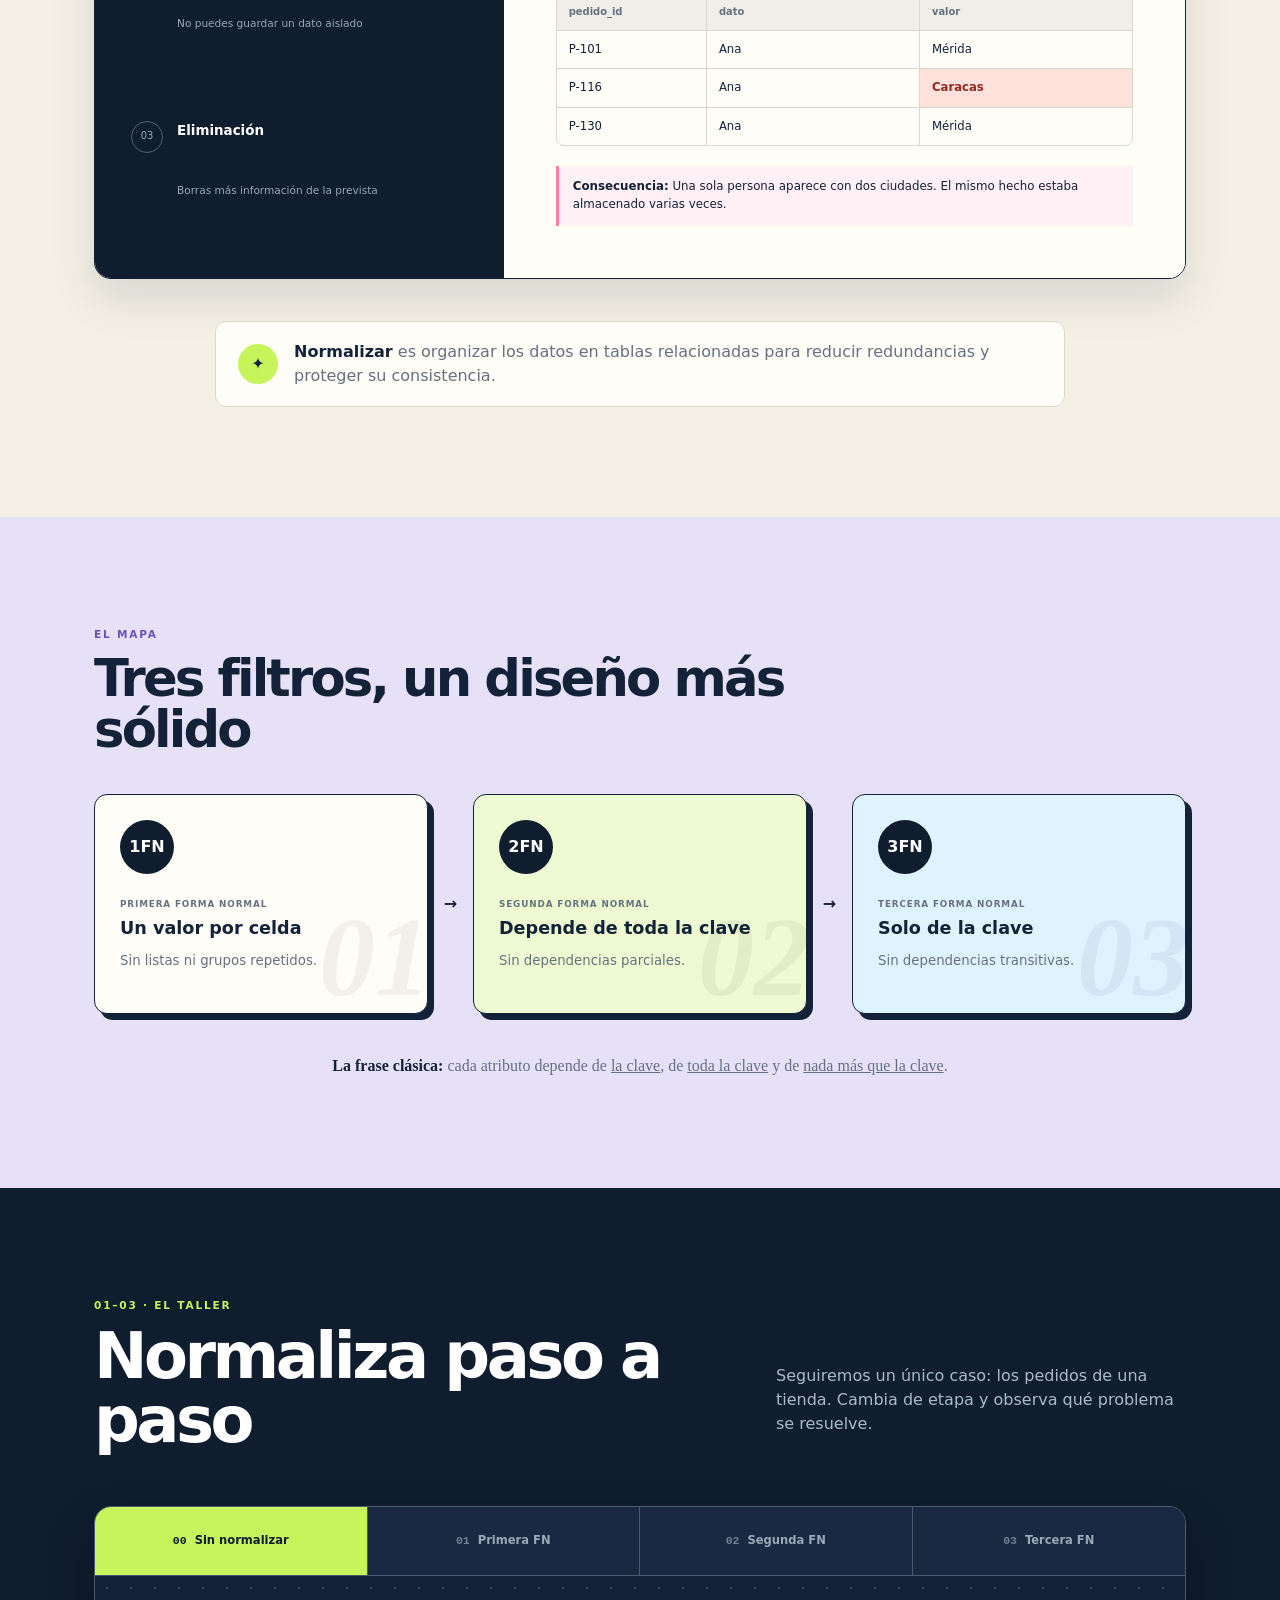
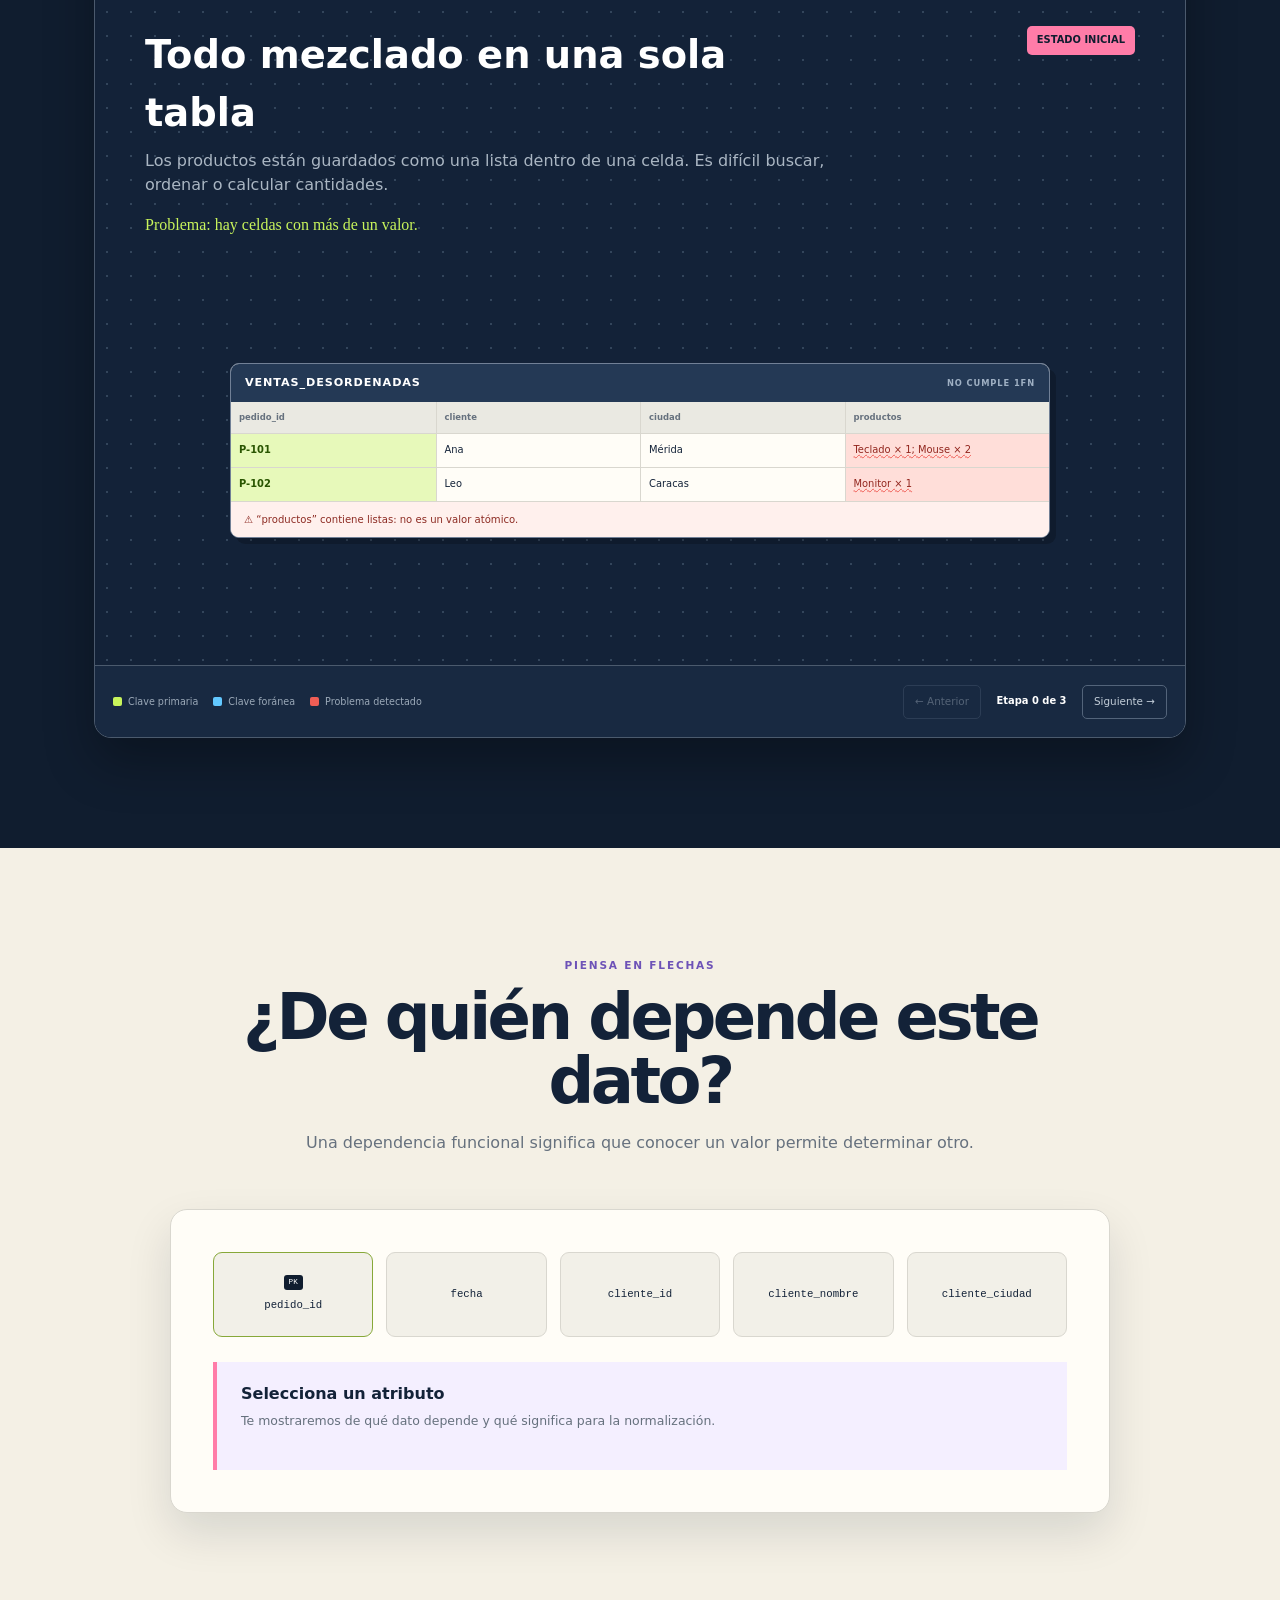
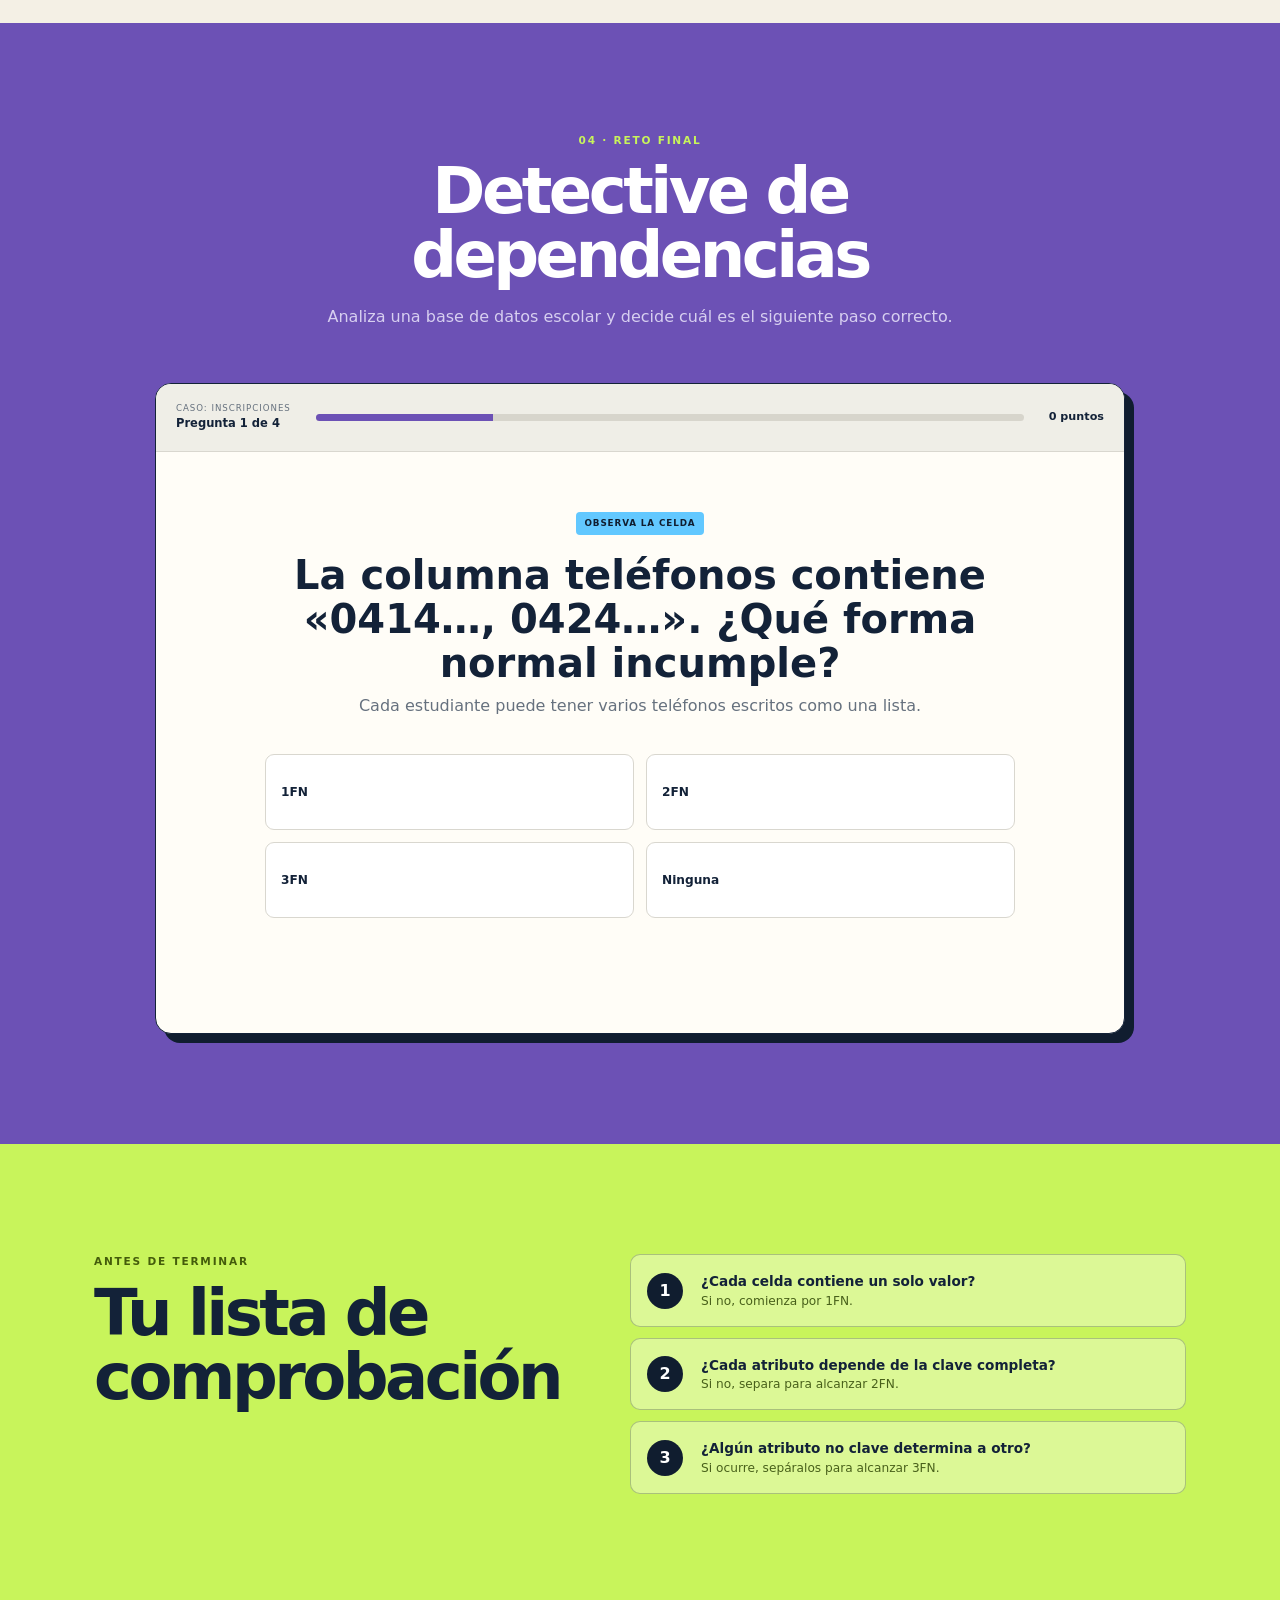
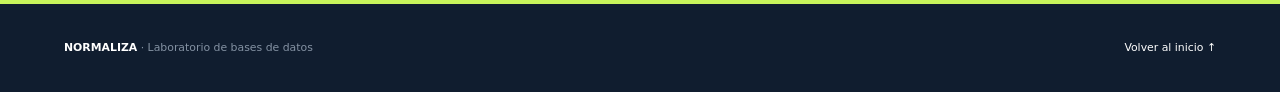
<file: laboratorio-normalizacion/index.html>
<!doctype html>
<html lang="es">
<head>
  <meta charset="utf-8">
  <meta name="viewport" content="width=device-width, initial-scale=1">
  <meta name="description" content="Laboratorio interactivo para aprender normalización de bases de datos y las tres primeras formas normales.">
  <title>Normaliza · Laboratorio de formas normales</title>
  <link rel="stylesheet" href="styles.css">
  <script src="app.js" defer></script>
</head>
<body>
  <a class="skip-link" href="#contenido">Saltar al contenido</a>

  <header class="topbar">
    <a class="brand" href="#inicio" aria-label="Ir al inicio"><span class="brand-cube" aria-hidden="true">N</span><span>NORMALIZA</span></a>
    <nav aria-label="Navegación principal">
      <a class="nav-link active" href="#diagnostico">Diagnóstico</a>
      <a class="nav-link" href="#taller">Taller</a>
      <a class="nav-link" href="#reto">Reto</a>
    </nav>
    <div class="status"><i></i> MODO LABORATORIO</div>
  </header>

  <main id="contenido">
    <section class="hero" id="inicio">
      <div class="hero-copy">
        <p class="kicker"><span>BASES DE DATOS</span> · NIVEL INTERMEDIO</p>
        <h1>De datos<br><em>enredados</em><br>a datos claros.</h1>
        <p class="hero-lead">Aprende a normalizar una base de datos: detecta redundancias, separa responsabilidades y construye tablas que no se rompen al crecer.</p>
        <a class="primary-action" href="#diagnostico">Iniciar diagnóstico <span>→</span></a>
        <div class="hero-meta"><span>◷ 15 min</span><span>4 experimentos</span><span>100% offline</span></div>
      </div>

      <div class="chaos-board" aria-label="Ejemplo de datos desordenados">
        <div class="board-label">ANTES DE NORMALIZAR</div>
        <div class="chaos-row row-a"><small>pedido_01</small><b>Ana, Mérida</b><span>Teclado × 1; Mouse × 2</span></div>
        <div class="chaos-row row-b"><small>pedido_02</small><b>Leo, Caracas</b><span>Monitor × 1</span></div>
        <div class="chaos-row row-c"><small>pedido_03</small><b>Ana, Mérida</b><span>Mouse × 1; Cable × 3</span></div>
        <svg viewBox="0 0 460 360" aria-hidden="true">
          <path d="M65 70 C210 20 220 240 403 182" />
          <path d="M58 191 C180 260 298 74 414 292" />
          <circle cx="65" cy="70" r="6"/><circle cx="403" cy="182" r="6"/>
          <circle cx="58" cy="191" r="6"/><circle cx="414" cy="292" r="6"/>
        </svg>
        <div class="warning-tag tag-one">¡Ana se repite!</div>
        <div class="warning-tag tag-two">Más de un valor</div>
        <div class="noise-dot d1"></div><div class="noise-dot d2"></div><div class="noise-dot d3"></div>
      </div>
    </section>

    <section class="diagnosis section-shell" id="diagnostico" data-section="diagnostico">
      <div class="section-heading">
        <p class="step-label">00 · EL PROBLEMA</p>
        <h2>Una tabla puede funcionar…<br><em>hasta que deja de hacerlo.</em></h2>
        <p>La redundancia no solo ocupa espacio. También produce anomalías: situaciones donde insertar, actualizar o borrar datos tiene efectos inesperados.</p>
      </div>

      <div class="anomaly-lab">
        <div class="anomaly-tabs" role="tablist" aria-label="Tipos de anomalías">
          <button class="anomaly-tab active" type="button" role="tab" aria-selected="true" data-anomaly="update"><span>01</span><b>Actualización</b><small>El mismo dato contradice otra fila</small></button>
          <button class="anomaly-tab" type="button" role="tab" aria-selected="false" data-anomaly="insert"><span>02</span><b>Inserción</b><small>No puedes guardar un dato aislado</small></button>
          <button class="anomaly-tab" type="button" role="tab" aria-selected="false" data-anomaly="delete"><span>03</span><b>Eliminación</b><small>Borras más información de la prevista</small></button>
        </div>
        <div class="anomaly-demo" id="anomalyDemo" aria-live="polite"></div>
      </div>

      <div class="definition-strip">
        <span aria-hidden="true">✦</span>
        <p><b>Normalizar</b> es organizar los datos en tablas relacionadas para reducir redundancias y proteger su consistencia.</p>
      </div>
    </section>

    <section class="map-section">
      <div class="section-shell">
        <div class="section-heading compact">
          <p class="step-label">EL MAPA</p>
          <h2>Tres filtros, un diseño más sólido</h2>
        </div>
        <div class="normal-form-map">
          <article>
            <span class="form-number">1FN</span>
            <div><p>PRIMERA FORMA NORMAL</p><h3>Un valor por celda</h3><small>Sin listas ni grupos repetidos.</small></div>
            <i>01</i>
          </article>
          <div class="map-arrow">→</div>
          <article>
            <span class="form-number">2FN</span>
            <div><p>SEGUNDA FORMA NORMAL</p><h3>Depende de toda la clave</h3><small>Sin dependencias parciales.</small></div>
            <i>02</i>
          </article>
          <div class="map-arrow">→</div>
          <article>
            <span class="form-number">3FN</span>
            <div><p>TERCERA FORMA NORMAL</p><h3>Solo de la clave</h3><small>Sin dependencias transitivas.</small></div>
            <i>03</i>
          </article>
        </div>
        <p class="mnemonic"><b>La frase clásica:</b> cada atributo depende de <u>la clave</u>, de <u>toda la clave</u> y de <u>nada más que la clave</u>.</p>
      </div>
    </section>

    <section class="workshop" id="taller" data-section="taller">
      <div class="section-shell">
        <div class="section-heading workshop-heading">
          <div><p class="step-label">01–03 · EL TALLER</p><h2>Normaliza paso a paso</h2></div>
          <p>Seguiremos un único caso: los pedidos de una tienda. Cambia de etapa y observa qué problema se resuelve.</p>
        </div>

        <div class="workbench">
          <div class="phase-tabs" role="tablist" aria-label="Etapas de normalización">
            <button class="phase-tab active" type="button" role="tab" aria-selected="true" data-phase="0"><span>00</span>Sin normalizar</button>
            <button class="phase-tab" type="button" role="tab" aria-selected="false" data-phase="1"><span>01</span>Primera FN</button>
            <button class="phase-tab" type="button" role="tab" aria-selected="false" data-phase="2"><span>02</span>Segunda FN</button>
            <button class="phase-tab" type="button" role="tab" aria-selected="false" data-phase="3"><span>03</span>Tercera FN</button>
          </div>
          <div class="phase-content" id="phaseContent" aria-live="polite"></div>
          <div class="workbench-footer">
            <div class="legend"><span><i class="pk-dot"></i> Clave primaria</span><span><i class="fk-dot"></i> Clave foránea</span><span><i class="problem-dot"></i> Problema detectado</span></div>
            <div class="phase-controls"><button id="previousPhase" type="button">← Anterior</button><b id="phaseCounter">Etapa 0 de 3</b><button id="nextPhase" type="button">Siguiente →</button></div>
          </div>
        </div>
      </div>
    </section>

    <section class="dependencies section-shell">
      <div class="section-heading centered">
        <p class="step-label">PIENSA EN FLECHAS</p>
        <h2>¿De quién depende este dato?</h2>
        <p>Una dependencia funcional significa que conocer un valor permite determinar otro.</p>
      </div>
      <div class="dependency-board">
        <button class="attribute key" type="button" data-attribute="pedido"><span>PK</span> pedido_id</button>
        <button class="attribute" type="button" data-attribute="fecha">fecha</button>
        <button class="attribute" type="button" data-attribute="cliente">cliente_id</button>
        <button class="attribute" type="button" data-attribute="nombre">cliente_nombre</button>
        <button class="attribute" type="button" data-attribute="ciudad">cliente_ciudad</button>
        <div class="dependency-explanation" id="dependencyExplanation"><span>Selecciona un atributo</span><p>Te mostraremos de qué dato depende y qué significa para la normalización.</p></div>
      </div>
    </section>

    <section class="challenge-section" id="reto" data-section="reto">
      <div class="section-shell">
        <div class="section-heading centered light">
          <p class="step-label">04 · RETO FINAL</p>
          <h2>Detective de dependencias</h2>
          <p>Analiza una base de datos escolar y decide cuál es el siguiente paso correcto.</p>
        </div>
        <div class="challenge-card">
          <div class="challenge-top">
            <div><span>CASO: INSCRIPCIONES</span><b id="questionCount">Pregunta 1 de 4</b></div>
            <div class="challenge-progress"><i id="challengeProgress"></i></div>
            <strong id="scoreLabel">0 puntos</strong>
          </div>
          <div class="challenge-body" id="challengeBody"></div>
        </div>
      </div>
    </section>

    <section class="summary">
      <div class="section-shell summary-inner">
        <div><p class="step-label">ANTES DE TERMINAR</p><h2>Tu lista de comprobación</h2></div>
        <ol>
          <li><span>1</span><p><b>¿Cada celda contiene un solo valor?</b>Si no, comienza por 1FN.</p></li>
          <li><span>2</span><p><b>¿Cada atributo depende de la clave completa?</b>Si no, separa para alcanzar 2FN.</p></li>
          <li><span>3</span><p><b>¿Algún atributo no clave determina a otro?</b>Si ocurre, sepáralos para alcanzar 3FN.</p></li>
        </ol>
      </div>
    </section>
  </main>

  <footer><p><b>NORMALIZA</b> · Laboratorio de bases de datos</p><a href="#inicio">Volver al inicio ↑</a></footer>
</body>
</html>
</file>
<file: atlas-modelo-relacional/styles.css>
:root {
  --ink: #182b35;
  --ink-2: #213d49;
  --cream: #f4efe3;
  --paper: #fffdf7;
  --sand: #e7dec8;
  --line: #d2cbbd;
  --muted: #64727a;
  --terra: #e16745;
  --terra-dark: #aa4027;
  --aqua: #96ddd2;
  --aqua-dark: #267b72;
  --gold: #f4c85b;
  --shadow: 0 20px 48px rgba(24,43,53,.12);
}
* { box-sizing: border-box; }
html { scroll-behavior: smooth; }
body { margin: 0; color: var(--ink); background: var(--cream); font-family: Inter, ui-sans-serif, system-ui, -apple-system, "Segoe UI", sans-serif; line-height: 1.5; }
button, a { font: inherit; color: inherit; } button { cursor: pointer; } h1,h2,h3,p { margin-top: 0; }
.skip-link { position: fixed; z-index: 100; top: -70px; left: 15px; padding: 9px 14px; color: white; background: var(--ink); border-radius: 5px; }.skip-link:focus { top: 12px; }
.topbar { height: 70px; padding: 0 clamp(20px,5vw,72px); display: flex; align-items: center; justify-content: space-between; position: sticky; top: 0; z-index: 20; border-bottom: 1px solid rgba(24,43,53,.15); background: rgba(244,239,227,.94); backdrop-filter: blur(12px); }
.brand { display: flex; align-items: center; gap: 10px; text-decoration: none; font-size: .72rem; letter-spacing: .12em; }.brand > span { width: 33px; height: 33px; display: grid; place-items: center; border-radius: 50% 50% 4px 50%; color: white; background: var(--terra); font-family: Georgia,serif; font-size: .65rem; }
.topbar nav { display: flex; gap: 5px; }.nav-link { padding: 9px 13px; border-radius: 99px; color: var(--muted); text-decoration: none; font-size: .73rem; font-weight: 750; }.nav-link:hover,.nav-link.active { color: white; background: var(--ink); }
.route-status { display: flex; align-items: center; gap: 8px; color: var(--muted); font-family: ui-monospace,Consolas,monospace; font-size: .58rem; }.route-status i { width: 8px; height: 8px; border-radius: 50%; background: var(--terra); box-shadow: 0 0 0 4px rgba(225,103,69,.13); }

.hero { min-height: calc(100vh - 70px); max-width: 1400px; margin: auto; padding: clamp(65px,9vw,120px) clamp(22px,7vw,95px); display: grid; grid-template-columns: .9fr 1.1fr; align-items: center; gap: clamp(45px,8vw,110px); overflow: hidden; }
.eyebrow,.section-label { margin-bottom: 17px; color: var(--terra-dark); font-size: .65rem; font-weight: 900; letter-spacing: .17em; }
h1 { margin-bottom: 25px; font-size: clamp(3.4rem,7vw,6.8rem); line-height: .86; letter-spacing: -.072em; } h1 em { color: var(--terra); font-family: Georgia,serif; font-weight: 400; }
.hero-lead { max-width: 580px; color: var(--muted); font-size: clamp(1rem,1.4vw,1.2rem); }.primary-button { display: inline-flex; gap: 30px; margin-top: 15px; padding: 14px 19px; border: 1px solid var(--ink); border-radius: 6px; color: white; background: var(--ink); box-shadow: 5px 5px 0 var(--aqua); text-decoration: none; font-size: .78rem; font-weight: 850; transition: .2s; }.primary-button:hover { transform: translate(-2px,-2px); box-shadow: 8px 8px 0 var(--aqua); }.hero-meta { margin-top: 23px; color: #88938f; font-size: .64rem; }
.hero-map { min-height: 540px; position: relative; border: 1px solid var(--ink); border-radius: 49% 51% 44% 56% / 42% 40% 60% 58%; background: var(--aqua); box-shadow: 12px 12px 0 var(--ink); }.map-grid { position: absolute; inset: 35px; opacity: .23; background-image: linear-gradient(var(--ink) 1px,transparent 1px),linear-gradient(90deg,var(--ink) 1px,transparent 1px); background-size: 30px 30px; mask-image: radial-gradient(circle,#000 35%,transparent 75%); }
.entity-node { position: absolute; z-index: 2; width: 150px; padding: 14px; border: 1px solid var(--ink); border-radius: 7px; background: var(--paper); box-shadow: 5px 5px 0 rgba(24,43,53,.25); }.entity-node small,.entity-node b,.entity-node span { display: block; }.entity-node small { color: var(--terra-dark); font-size: .5rem; font-weight: 900; letter-spacing: .12em; }.entity-node b { margin: 4px 0 7px; }.entity-node span { color: var(--muted); font-size: .58rem; }.member-node { left: 4%; top: 17%; transform: rotate(-2deg); }.loan-node { left: 38%; top: 41%; }.book-node { right: 3%; bottom: 13%; transform: rotate(2deg); }
.relation-chip { position: absolute; z-index: 4; padding: 5px 8px; border: 1px solid var(--ink); border-radius: 4px; color: white; background: var(--terra); font-size: .52rem; font-weight: 900; letter-spacing: .08em; }.borrows { left: 31%; top: 28%; transform: rotate(23deg); }.includes { right: 26%; bottom: 34%; transform: rotate(20deg); }
.map-line { position: absolute; z-index: 1; display: flex; align-items: center; transform-origin: left; }.map-line i,.map-line b { width: 23px; height: 23px; display: grid; place-items: center; border-radius: 50%; color: white; background: var(--ink); font-style: normal; font-size: .56rem; }.map-line span { width: 155px; border-top: 2px dashed var(--ink); }.line-one { left: 25%; top: 38%; transform: rotate(25deg); }.line-two { left: 56%; top: 62%; transform: rotate(22deg); }
.attribute-orbit { position: absolute; z-index: 3; padding: 6px 10px; border: 1px dashed var(--ink); border-radius: 50%; background: var(--gold); font-family: Georgia,serif; font-size: .65rem; }.orbit-one { left: 2%; top: 4%; }.orbit-two { left: 44%; top: 28%; }.orbit-three { right: 2%; bottom: 4%; }.map-note { position: absolute; right: 8%; top: 8%; color: #315f5b; font-family: Georgia,serif; font-style: italic; font-size: .78rem; text-align: right; }

.section-shell { max-width: 1220px; margin: auto; padding: 110px clamp(22px,5vw,64px); }.section-heading { max-width: 820px; margin-bottom: 52px; }.section-heading.centered { margin-left: auto; margin-right: auto; text-align: center; }.section-heading h2,.recap-section h2 { margin-bottom: 16px; font-size: clamp(2.3rem,5vw,4.3rem); line-height: 1; letter-spacing: -.052em; }.section-heading > p:not(.section-label) { max-width: 680px; color: var(--muted); }.centered > p { margin-left: auto; margin-right: auto; }
.concept-explorer { display: grid; grid-template-columns: .72fr 1.28fr; min-height: 460px; border: 1px solid var(--ink); border-radius: 15px; overflow: hidden; box-shadow: var(--shadow); }.concept-tabs { padding: 15px; display: grid; gap: 7px; background: var(--ink); }.concept-tab { display: grid; grid-template-columns: 36px 1fr; grid-template-rows: auto auto; column-gap: 10px; padding: 17px; border: 1px solid transparent; border-radius: 8px; color: #aab7bb; background: transparent; text-align: left; }.concept-tab > span { grid-row: 1/3; width: 32px; height: 32px; display: grid; place-items: center; border: 1px solid #62757d; border-radius: 50%; font-size: .55rem; }.concept-tab b { color: white; font-size: .84rem; }.concept-tab small { font-size: .62rem; }.concept-tab:hover,.concept-tab.active { color: var(--ink); background: var(--aqua); }.concept-tab:hover b,.concept-tab.active b { color: var(--ink); }.concept-tab:hover > span,.concept-tab.active > span { border-color: var(--ink); }
.concept-stage { padding: clamp(28px,5vw,54px); display: flex; flex-direction: column; justify-content: center; background: var(--paper); }.concept-icon { width: 55px; height: 55px; display: grid; place-items: center; border: 1px solid var(--ink); color: white; background: var(--terra); box-shadow: 4px 4px 0 var(--ink); font-size: 1.2rem; }.concept-stage h3 { margin: 23px 0 9px; font-size: clamp(1.7rem,3.5vw,2.7rem); }.concept-stage > p { color: var(--muted); }.concept-example { margin-top: 18px; padding: 18px; border-left: 4px solid var(--aqua-dark); background: #e7f7f4; }.concept-example small,.concept-example b { display: block; }.concept-example small { color: var(--aqua-dark); font-size: .55rem; font-weight: 900; letter-spacing: .11em; }.concept-example b { margin: 5px 0; }.concept-example span { color: var(--muted); font-size: .72rem; }.language-tip { max-width: 860px; margin: 40px auto 0; display: flex; align-items: center; gap: 16px; padding: 16px 20px; border: 1px solid var(--line); border-radius: 10px; background: var(--paper); }.language-tip > span { flex: none; width: 40px; height: 40px; display: grid; place-items: center; border-radius: 50%; background: var(--gold); }.language-tip p { margin: 0; color: var(--muted); }.language-tip b { display: block; color: var(--ink); }

.anatomy-section { background: #e6ded0; }.anatomy-heading { max-width: none; display: flex; align-items: end; justify-content: space-between; gap: 45px; }.anatomy-heading > p { max-width: 420px !important; }.anatomy-heading h2 { margin: 0; }.table-anatomy { display: grid; grid-template-columns: .55fr 1.45fr; min-height: 455px; border: 1px solid var(--ink); border-radius: 15px; overflow: hidden; background: var(--paper); box-shadow: 8px 8px 0 var(--ink); }.anatomy-controls { padding: 16px; display: grid; gap: 8px; background: #d2c6ae; }.anatomy-button { display: flex; align-items: center; gap: 12px; padding: 15px; border: 1px solid transparent; border-radius: 7px; background: transparent; text-align: left; }.anatomy-button i { width: 11px; height: 11px; border: 2px solid var(--ink); border-radius: 50%; }.anatomy-button b,.anatomy-button span { display: block; }.anatomy-button b { font-size: .78rem; }.anatomy-button span { color: var(--muted); font-size: .6rem; }.anatomy-button:hover,.anatomy-button.active { background: var(--paper); border-color: var(--ink); box-shadow: 3px 3px 0 var(--ink); }.anatomy-button.active i { background: var(--terra); }
.anatomy-visual { padding: clamp(26px,5vw,50px); display: flex; flex-direction: column; justify-content: center; }.table-title { display: flex; align-items: center; gap: 8px; margin-bottom: 9px; font-weight: 900; }.table-title > span { padding: 3px 5px; color: white; background: var(--ink); border-radius: 3px; font-size: .47rem; letter-spacing: .1em; }.table-title small { margin-left: auto; color: var(--muted); font-weight: 500; font-size: .58rem; }.rel-table { border: 2px solid var(--ink); border-radius: 7px; overflow: hidden; transition: .2s; }.rel-row { display: grid; grid-template-columns: .8fr 1.5fr .7fr 1fr; border-bottom: 1px solid var(--line); transition: .2s; }.rel-row:last-child { border: 0; }.rel-row span { min-width: 0; padding: 10px 11px; border-left: 1px solid var(--line); overflow: hidden; text-overflow: ellipsis; white-space: nowrap; font-size: .68rem; }.rel-row span:first-child { border: 0; }.rel-head { color: var(--muted); background: #e9e5dc; font-weight: 850; }.rel-head span { font-size: .58rem; }.rel-head b { float: right; padding: 1px 4px; border-radius: 3px; color: white; background: var(--terra); font-size: .45rem; }.anatomy-caption { min-height: 64px; margin-top: 15px; padding: 13px 15px; border-left: 3px solid var(--terra); color: var(--muted); background: #fff2ed; font-size: .7rem; }.anatomy-caption b { color: var(--ink); }.rel-table.highlight-relation { box-shadow: 0 0 0 5px rgba(225,103,69,.23); }.rel-table.highlight-attribute .rel-row span:nth-child(2) { background: #c9f1eb; }.rel-table.highlight-tuple .rel-row:nth-child(3) { background: #ffdfd4; }.rel-table.highlight-domain .rel-row span:nth-child(4) { background: #fff0bd; }
.integrity-grid { margin-top: 34px; display: grid; grid-template-columns: repeat(3,1fr); gap: 14px; }.integrity-grid article { min-height: 125px; padding: 20px; display: flex; align-items: center; gap: 14px; border: 1px solid var(--line); border-radius: 10px; background: var(--paper); }.integrity-grid article > span { flex: none; width: 42px; height: 42px; display: grid; place-items: center; border-radius: 50%; color: white; background: var(--ink); }.integrity-grid p { margin: 0 0 3px; color: var(--terra-dark); font-size: .52rem; font-weight: 900; letter-spacing: .1em; }.integrity-grid h3 { margin: 0 0 3px; font-size: .95rem; }.integrity-grid small { color: var(--muted); }

.cardinality-section { color: white; background: var(--ink); }.light .section-label { color: var(--aqua); }.light > p:not(.section-label) { color: #aebbc0; }.cardinality-lab { border: 1px solid #597079; border-radius: 15px; overflow: hidden; background: #203b47; }.cardinality-tabs { display: grid; grid-template-columns: repeat(3,1fr); border-bottom: 1px solid #597079; }.cardinality-tab { min-height: 73px; border: 0; border-right: 1px solid #597079; color: #aab8bd; background: transparent; }.cardinality-tab:last-child { border: 0; }.cardinality-tab b,.cardinality-tab span { display: block; }.cardinality-tab b { margin-bottom: 3px; color: white; }.cardinality-tab span { font-size: .62rem; }.cardinality-tab:hover,.cardinality-tab.active { color: var(--ink); background: var(--aqua); }.cardinality-tab:hover b,.cardinality-tab.active b { color: var(--ink); }
.cardinality-stage { min-height: 440px; padding: clamp(28px,5vw,55px); display: grid; grid-template-columns: .75fr 1.25fr; gap: 45px; align-items: center; background-image: radial-gradient(#45606a 1px,transparent 1px); background-size: 25px 25px; }.cardinality-copy h3 { margin: 7px 0 10px; font-size: clamp(1.7rem,3vw,2.7rem); }.cardinality-copy > span { color: var(--aqua); font-size: .58rem; font-weight: 900; letter-spacing: .12em; }.cardinality-copy p { color: #afbec3; }.placement-rule { padding: 12px 14px; border-left: 3px solid var(--gold); color: #d5dee1; background: rgba(255,255,255,.06); font-size: .7rem; }.relation-diagram { display: flex; align-items: center; justify-content: center; }.diagram-entity { min-width: 125px; padding: 15px; border: 1px solid var(--aqua); border-radius: 7px; color: var(--ink); background: var(--paper); box-shadow: 5px 5px 0 rgba(0,0,0,.25); text-align: center; }.diagram-entity small,.diagram-entity b { display: block; }.diagram-entity small { color: var(--terra-dark); font-size: .48rem; font-weight: 900; }.diagram-entity b { margin-top: 4px; font-size: .75rem; }.diagram-link { min-width: 110px; display: flex; align-items: center; }.diagram-link b,.diagram-link i { width: 26px; height: 26px; flex: none; display: grid; place-items: center; border-radius: 50%; color: var(--ink); background: var(--gold); font-style: normal; font-size: .6rem; }.diagram-link span { flex: 1; border-top: 2px dashed var(--aqua); }.bridge-diagram { flex-wrap: wrap; gap: 8px; }.bridge-node { color: var(--ink); background: var(--gold); border-color: var(--gold); }.bridge-caption { width: 100%; color: #9eb0b5; text-align: center; font-size: .62rem; }
.optionality-note { margin-top: 28px; display: grid; grid-template-columns: .7fr .7fr 1.4fr; gap: 12px; }.optionality-note > div,.optionality-note > p { margin: 0; padding: 16px; border: 1px solid #51666f; border-radius: 9px; background: rgba(255,255,255,.04); }.optionality-note > div { display: grid; grid-template-columns: 30px 1fr; column-gap: 9px; }.optionality-note span { grid-row: 1/3; width: 28px; height: 28px; display: grid; place-items: center; border-radius: 50%; color: var(--ink); background: var(--aqua); font-weight: 900; }.optionality-note b { font-size: .7rem; }.optionality-note p { margin: 2px 0 0; color: #aab9be; font-size: .62rem; }.optionality-note > p { display: flex; flex-direction: column; justify-content: center; }.optionality-note strong { color: white; }

.translation-grid { display: grid; grid-template-columns: repeat(3,1fr); gap: 15px; }.translation-grid article { min-height: 310px; position: relative; padding: 28px; border: 1px solid var(--ink); border-radius: 12px; background: var(--paper); box-shadow: 5px 5px 0 var(--sand); }.translation-grid article:nth-child(2) { background: #e6f6f3; }.translation-grid article:nth-child(3) { background: #fff0ea; }.rule-no { width: 36px; height: 36px; display: grid; place-items: center; border-radius: 50%; color: white; background: var(--ink); font-family: Georgia,serif; }.translation-grid h3 { margin: 22px 0 8px; }.translation-grid p { color: var(--muted); font-size: .78rem; }.translation-grid code { color: var(--terra-dark); }.rule-visual { min-height: 80px; margin-top: 23px; padding: 12px; display: flex; align-items: center; justify-content: center; gap: 10px; border: 1px dashed #9aa5a1; border-radius: 7px; }.rule-visual i,.rule-visual span { padding: 7px 9px; border: 1px solid var(--ink); border-radius: 4px; background: white; font-style: normal; font-size: .58rem; font-weight: 900; }.rule-visual small { color: var(--muted); font-weight: 500; }.bridge-rule { gap: 5px; }.bridge-rule i,.bridge-rule span { padding: 6px; font-size: .5rem; }

.lab-section { background: #e4d6b8; }.lab-heading { max-width: none; display: flex; justify-content: space-between; align-items: end; gap: 40px; }.lab-heading h2 { margin: 0; }.lab-heading > p { max-width: 400px !important; }.case-brief { display: flex; gap: 15px; padding: 19px 22px; border: 1px solid var(--ink); border-radius: 10px 10px 0 0; background: var(--paper); }.case-brief > span { flex: none; height: max-content; padding: 4px 7px; border-radius: 3px; color: white; background: var(--terra); font-size: .52rem; font-weight: 900; letter-spacing: .1em; }.case-brief p { margin: 0; color: var(--muted); font-size: .78rem; }.case-brief mark { padding: 1px 3px; color: var(--ink); background: #ccefe9; }
.model-builder { border: 1px solid var(--ink); border-top: 0; border-radius: 0 0 13px 13px; overflow: hidden; background: var(--paper); box-shadow: 8px 8px 0 var(--ink); }.builder-progress { min-height: 63px; padding: 12px 20px; display: grid; grid-template-columns: auto 1fr auto; align-items: center; gap: 24px; border-bottom: 1px solid var(--line); background: #ebe7dc; }.builder-progress p { margin: 0; }.builder-progress p span,.builder-progress p b { display: block; }.builder-progress p span { color: var(--muted); font-size: .5rem; font-weight: 900; }.builder-progress p b,.builder-progress strong { font-size: .67rem; }.builder-progress > div { height: 7px; border-radius: 99px; background: #d2cec3; overflow: hidden; }.builder-progress i { display: block; width: 20%; height: 100%; background: var(--terra); transition: width .25s; }
.builder-body { min-height: 500px; display: grid; grid-template-columns: 1fr 1fr; }.builder-question { padding: clamp(30px,5vw,52px); display: flex; flex-direction: column; justify-content: center; border-right: 1px solid var(--line); }.question-tag { width: max-content; padding: 4px 7px; border-radius: 3px; color: var(--ink); background: var(--gold); font-size: .5rem; font-weight: 900; letter-spacing: .1em; }.builder-question h3 { margin: 17px 0 7px; font-size: clamp(1.4rem,2.6vw,2.2rem); }.builder-question > p { color: var(--muted); font-size: .75rem; }.builder-answers { display: grid; gap: 9px; margin-top: 14px; }.builder-answer { padding: 12px 14px; border: 1px solid var(--line); border-radius: 7px; background: white; text-align: left; font-size: .7rem; font-weight: 700; }.builder-answer:hover { transform: translateX(3px); border-color: var(--terra); }.builder-answer.correct { color: #15594f; border-color: var(--aqua-dark); background: #def5f1; }.builder-answer.wrong { color: #8b2d1d; border-color: var(--terra); background: #ffe8e0; }.builder-feedback { min-height: 45px; margin-top: 13px; color: var(--muted); font-size: .68rem; }.builder-feedback.success { color: var(--aqua-dark); }.next-question { margin-left: 7px; padding: 6px 9px; border: 0; border-radius: 4px; color: white; background: var(--ink); font-size: .62rem; font-weight: 800; }
.schema-preview { background: var(--ink-2); color: white; }.preview-head { min-height: 47px; padding: 0 17px; display: flex; align-items: center; justify-content: space-between; border-bottom: 1px solid #4e626b; font-size: .52rem; letter-spacing: .1em; }.preview-head i { color: #9db0b7; font-style: normal; }.preview-canvas { min-height: 453px; padding: 25px; display: flex; flex-wrap: wrap; align-content: center; justify-content: center; gap: 14px; background-image: radial-gradient(#45606b 1px,transparent 1px); background-size: 24px 24px; }.preview-canvas > p { color: #82969e; font-family: Georgia,serif; font-style: italic; }.preview-table { min-width: 150px; border: 1px solid var(--aqua); border-radius: 6px; overflow: hidden; color: var(--ink); background: var(--paper); box-shadow: 4px 4px 0 rgba(0,0,0,.24); }.preview-table h4 { margin: 0; padding: 9px 11px; color: white; background: #2e5665; font-size: .62rem; letter-spacing: .07em; }.preview-table span { display: block; padding: 6px 10px; border-top: 1px solid var(--line); font-family: ui-monospace,Consolas,monospace; font-size: .53rem; }.preview-table .pk { background: #fff0be; font-weight: 900; }.preview-table .fk { background: #d9f4f0; font-weight: 900; }.preview-link { align-self: center; color: var(--aqua); font-size: .65rem; font-weight: 900; }.completion-copy { text-align: center; }.completion-copy span { width: 68px; height: 68px; margin: 0 auto 17px; display: grid; place-items: center; border-radius: 50%; color: var(--ink); background: var(--aqua); box-shadow: 0 0 0 10px #e1f5f2; font-size: 1.6rem; }.completion-copy h3 { margin-bottom: 8px; }.completion-copy p { color: var(--muted); }.restart-button { padding: 9px 13px; border: 0; border-radius: 5px; color: white; background: var(--terra); font-weight: 800; font-size: .68rem; }

.recap-section { color: white; background: var(--terra); }.recap-section .section-label { color: #ffe5dd; }.recap-inner { display: grid; grid-template-columns: .8fr 1.2fr; gap: 70px; }.recap-inner ol { list-style: none; margin: 0; padding: 0; display: grid; grid-template-columns: 1fr 1fr; gap: 10px; }.recap-inner li { display: flex; gap: 11px; padding: 15px; border: 1px solid rgba(255,255,255,.35); border-radius: 9px; background: rgba(255,255,255,.08); }.recap-inner li > span { color: var(--gold); font-family: Georgia,serif; font-style: italic; }.recap-inner p { margin: 0; color: #ffe6de; font-size: .68rem; }.recap-inner b { display: block; color: white; font-size: .8rem; }
footer { min-height: 88px; padding: 20px clamp(22px,5vw,72px); display: flex; align-items: center; justify-content: space-between; color: #8fa0a7; background: var(--ink); font-size: .66rem; }footer p { margin: 0; }footer b,footer a { color: white; }footer a { text-decoration: none; }

:focus-visible { outline: 3px solid var(--gold); outline-offset: 3px; } @media(prefers-reduced-motion:reduce){html{scroll-behavior:auto}*,*::before,*::after{transition-duration:.01ms!important}}
@media(max-width:920px){.hero{grid-template-columns:1fr}.hero-copy{text-align:center}.hero-lead{margin-left:auto;margin-right:auto}.hero-map{width:min(650px,100%);margin:auto}.concept-explorer{grid-template-columns:1fr}.concept-tabs{grid-template-columns:repeat(4,1fr)}.concept-tab{grid-template-columns:1fr;text-align:center}.concept-tab>span{display:none}.anatomy-heading,.lab-heading{display:block}.anatomy-heading>p,.lab-heading>p{margin-top:18px}.table-anatomy{grid-template-columns:1fr}.anatomy-controls{grid-template-columns:repeat(4,1fr)}.anatomy-button{justify-content:center}.anatomy-button i{display:none}.integrity-grid,.translation-grid{grid-template-columns:1fr}.cardinality-stage{grid-template-columns:1fr}.optionality-note{grid-template-columns:1fr 1fr}.optionality-note>p{grid-column:1/-1}.builder-body{grid-template-columns:1fr}.builder-question{border-right:0;border-bottom:1px solid var(--line)}.recap-inner{grid-template-columns:1fr;gap:30px}}
@media(max-width:650px){.topbar{height:62px}.topbar nav{display:none}.route-status{font-size:0}.hero{min-height:auto}.hero-map{min-height:430px}.entity-node{width:126px}.member-node{left:2%}.loan-node{left:33%}.book-node{right:1%}.map-line span{width:100px}.attribute-orbit{display:none}.section-shell{padding-top:78px;padding-bottom:78px}.concept-tabs{grid-template-columns:1fr 1fr}.concept-tab{padding:12px}.anatomy-controls{grid-template-columns:1fr 1fr}.anatomy-visual{padding:22px 10px}.rel-row span{padding:8px 4px;font-size:.52rem}.rel-head span{font-size:.48rem}.integrity-grid{grid-template-columns:1fr}.cardinality-tabs{grid-template-columns:1fr}.cardinality-tab{min-height:55px;border-right:0;border-bottom:1px solid #597079}.relation-diagram{transform:scale(.82)}.optionality-note{grid-template-columns:1fr}.optionality-note>p{grid-column:auto}.translation-grid article{min-height:0}.builder-progress{grid-template-columns:auto 1fr}.builder-progress strong{display:none}.builder-body{min-height:850px}.preview-canvas{min-height:440px}.recap-inner ol{grid-template-columns:1fr}footer{flex-direction:column;justify-content:center;gap:8px;text-align:center}}
</file>
<file: laboratorio-claves-relacionales/styles.css>
:root {
  --ink: #18211f;
  --muted: #62706c;
  --paper: #f6f3e9;
  --white: #fffef9;
  --line: #d8d8ce;
  --mint: #b9f6d1;
  --green: #087f5b;
  --green-dark: #075c46;
  --lavender: #d8ccff;
  --purple: #7257c8;
  --orange: #ff976b;
  --yellow: #ffe37d;
  --shadow: 0 18px 45px rgba(27, 42, 36, .10);
  --radius: 22px;
}

* { box-sizing: border-box; }
html { scroll-behavior: smooth; }
body {
  margin: 0;
  color: var(--ink);
  background: var(--paper);
  font-family: Inter, ui-sans-serif, system-ui, -apple-system, BlinkMacSystemFont, "Segoe UI", sans-serif;
  line-height: 1.55;
}
button, a { font: inherit; }
button { color: inherit; }
a { color: inherit; }
.skip-link { position: fixed; left: 16px; top: -100px; background: var(--ink); color: white; z-index: 100; padding: 10px 16px; border-radius: 8px; }
.skip-link:focus { top: 12px; }

.topbar {
  height: 72px;
  padding: 0 clamp(20px, 5vw, 72px);
  display: flex;
  align-items: center;
  justify-content: space-between;
  border-bottom: 1px solid rgba(24, 33, 31, .12);
  background: rgba(246, 243, 233, .9);
  backdrop-filter: blur(12px);
  position: sticky;
  top: 0;
  z-index: 20;
}
.brand { display: flex; align-items: center; gap: 10px; text-decoration: none; font-size: .76rem; font-weight: 900; letter-spacing: .12em; }
.brand-mark { width: 30px; height: 30px; border-radius: 50%; display: grid; place-items: center; background: var(--ink); color: var(--mint); font-size: 1rem; }
.main-nav { display: flex; gap: 6px; }
.nav-link { padding: 10px 14px; color: var(--muted); font-size: .84rem; font-weight: 700; text-decoration: none; border-radius: 999px; transition: .2s ease; }
.nav-link:hover, .nav-link.active { color: var(--ink); background: var(--mint); }
.sound-toggle { display: flex; align-items: center; gap: 7px; background: transparent; border: 1px solid var(--line); border-radius: 999px; padding: 8px 12px; cursor: pointer; font-size: .76rem; font-weight: 700; }
.sound-toggle[aria-pressed="true"] { background: var(--ink); color: white; border-color: var(--ink); }

.hero {
  min-height: calc(100vh - 72px);
  max-width: 1380px;
  margin: auto;
  padding: clamp(60px, 9vw, 120px) clamp(22px, 7vw, 90px);
  display: grid;
  grid-template-columns: .9fr 1.1fr;
  align-items: center;
  gap: clamp(40px, 8vw, 110px);
  overflow: hidden;
}
.eyebrow, .section-number { margin: 0 0 18px; color: var(--green); font-size: .7rem; font-weight: 900; letter-spacing: .16em; }
.eyebrow { display: flex; align-items: center; gap: 9px; }
.eyebrow span { width: 20px; height: 3px; background: var(--orange); display: inline-block; }
h1, h2, h3, p { margin-top: 0; }
h1 { margin-bottom: 25px; font-size: clamp(3.3rem, 7vw, 6.7rem); line-height: .88; letter-spacing: -.07em; font-weight: 850; }
h1 em { font-family: Georgia, serif; font-weight: 400; color: var(--purple); }
.hero-lead { max-width: 590px; color: var(--muted); font-size: clamp(1rem, 1.4vw, 1.22rem); }
.primary-button { display: inline-flex; align-items: center; gap: 20px; margin-top: 18px; padding: 15px 20px 15px 23px; background: var(--ink); color: white; border-radius: 8px; text-decoration: none; font-size: .86rem; font-weight: 800; box-shadow: 5px 5px 0 var(--orange); transition: transform .2s ease, box-shadow .2s ease; }
.primary-button:hover { transform: translate(-2px, -2px); box-shadow: 8px 8px 0 var(--orange); }
.duration { margin-top: 22px; color: var(--muted); font-size: .73rem; }

.hero-demo { min-height: 520px; position: relative; border: 1px solid var(--line); border-radius: 42% 58% 54% 46% / 45% 42% 58% 55%; background: radial-gradient(circle at 40% 30%, #f1eaff 0 38%, transparent 39%), var(--mint); }
.hero-demo::before, .hero-demo::after { content: ""; position: absolute; border-radius: 50%; background: var(--orange); }
.hero-demo::before { width: 18px; height: 18px; right: 10%; top: 13%; }
.hero-demo::after { width: 10px; height: 10px; left: 12%; bottom: 16%; }
.mini-table { position: absolute; width: min(310px, 55%); background: var(--white); border: 1px solid var(--ink); border-radius: 13px; box-shadow: 8px 8px 0 rgba(24, 33, 31, .18); overflow: hidden; transform: rotate(-2deg); z-index: 2; }
.mini-customers { left: 4%; top: 12%; }
.mini-orders { right: 2%; bottom: 10%; transform: rotate(2deg); }
.mini-table-title { padding: 13px 15px; border-bottom: 1px solid var(--line); font-size: .7rem; font-weight: 900; letter-spacing: .1em; }
.table-icon { display: inline-grid; place-items: center; width: 24px; height: 24px; background: var(--ink); color: white; border-radius: 6px; margin-right: 8px; }
.mini-row { display: grid; grid-template-columns: 1fr 1fr; min-height: 44px; align-items: center; border-bottom: 1px solid #ecece4; font-size: .77rem; }
.mini-row:last-child { border: 0; }
.mini-row span { padding: 8px 13px; }
.mini-row span + span { border-left: 1px solid #ecece4; }
.mini-head { background: #f4f4ed; color: var(--muted); font-size: .62rem; font-weight: 800; }
.mini-pk { background: #d8fbdf; font-weight: 800; }
.mini-fk { background: #e7ddff; font-weight: 800; }
.mini-row small { float: right; border-radius: 4px; padding: 1px 4px; background: var(--ink); color: white; font-size: .5rem; }
.hero-connector { position: absolute; width: 42%; left: 30%; top: 41%; overflow: visible; z-index: 3; }
.hero-connector path { fill: none; stroke: var(--purple); stroke-width: 3; stroke-dasharray: .08 .035; animation: dash 6s linear infinite; }
.hero-connector circle { fill: var(--purple); }
@keyframes dash { to { stroke-dashoffset: -1; } }
.floating-note { position: absolute; z-index: 5; background: var(--yellow); padding: 8px 11px; box-shadow: 3px 3px 0 var(--ink); border: 1px solid var(--ink); font-family: Georgia, serif; font-size: .74rem; transform: rotate(-5deg); }
.note-one { left: 2%; top: 44%; }
.note-two { right: 1%; bottom: 2%; transform: rotate(4deg); }

.section-shell { max-width: 1220px; margin: auto; padding: 110px clamp(22px, 5vw, 64px); }
.section-heading { margin-bottom: 52px; }
.section-heading.centered { text-align: center; max-width: 700px; margin-left: auto; margin-right: auto; }
.section-heading h2, .summary-section h2 { margin-bottom: 14px; font-size: clamp(2.2rem, 5vw, 4.1rem); line-height: 1; letter-spacing: -.045em; }
.section-heading > p:not(.section-number), .split-heading > p { color: var(--muted); }
.key-comparison { display: grid; grid-template-columns: 1fr 54px 1fr; align-items: center; }
.key-card { min-height: 440px; border: 1px solid var(--ink); border-radius: var(--radius); padding: clamp(25px, 4vw, 46px); box-shadow: var(--shadow); }
.primary-card { background: var(--mint); transform: rotate(-1deg); }
.foreign-card { background: var(--lavender); transform: rotate(1deg); }
.key-card-top { display: flex; align-items: center; gap: 18px; margin-bottom: 35px; }
.key-symbol { width: 57px; height: 57px; flex: none; display: grid; place-items: center; border-radius: 50%; background: var(--ink); color: var(--mint); font-size: 1.35rem; }
.foreign-card .key-symbol { color: var(--lavender); }
.micro-label { margin: 0 0 3px; font-size: .62rem; font-weight: 900; letter-spacing: .15em; }
.key-card h3 { margin: 0; font-size: clamp(1.4rem, 2.5vw, 2.1rem); line-height: 1.1; }
.key-card h3 span { display: inline-block; vertical-align: middle; margin-left: 7px; padding: 3px 7px; border: 1px solid currentColor; border-radius: 5px; font-size: .55rem; letter-spacing: .12em; }
.key-card > p { color: #394541; }
.rule-list { list-style: none; padding: 0; margin: 25px 0; display: grid; gap: 10px; }
.rule-list li { display: flex; gap: 10px; align-items: center; font-weight: 700; font-size: .9rem; }
.rule-list span { width: 20px; height: 20px; display: grid; place-items: center; color: white; background: var(--green); border-radius: 50%; font-size: .65rem; }
.foreign-card .rule-list span { background: var(--purple); }
.analogy { display: flex; gap: 12px; padding: 16px; background: rgba(255,255,255,.6); border-radius: 10px; border-left: 3px solid var(--ink); }
.analogy p { margin: 0; font-family: Georgia, serif; font-size: .9rem; }
.versus { z-index: 2; display: grid; place-items: center; }
.versus span { width: 58px; height: 58px; border-radius: 50%; display: grid; place-items: center; color: white; background: var(--ink); border: 6px solid var(--paper); font-weight: 900; font-size: .7rem; }
.remember-strip { max-width: 850px; margin: 46px auto 0; display: flex; align-items: center; gap: 18px; background: var(--white); border: 1px solid var(--line); border-radius: 14px; padding: 18px 22px; }
.remember-strip .bulb { flex: none; width: 44px; height: 44px; display: grid; place-items: center; border-radius: 50%; background: var(--yellow); }
.remember-strip p { margin: 0; color: var(--muted); }
.remember-strip b { display: block; color: var(--ink); }

.connection-section { background: var(--ink); color: white; position: relative; overflow: hidden; }
.connection-section::after { content: ""; position: absolute; width: 380px; height: 380px; right: -150px; top: -180px; border: 1px solid rgba(185,246,209,.2); border-radius: 50%; box-shadow: 0 0 0 45px rgba(185,246,209,.03), 0 0 0 90px rgba(185,246,209,.02); }
.connection-section .section-number { color: var(--mint); }
.split-heading { display: flex; justify-content: space-between; align-items: end; gap: 40px; }
.split-heading h2 { margin: 0; }
.split-heading > p { max-width: 400px; color: #aeb8b4; }
.relation-lab { display: grid; grid-template-columns: 1fr 130px 1fr; align-items: center; }
.data-panel { background: var(--white); color: var(--ink); border-radius: 16px; box-shadow: 0 20px 50px rgba(0,0,0,.25); overflow: hidden; }
.data-panel-head { display: flex; justify-content: space-between; align-items: center; padding: 20px 22px; border-bottom: 1px solid var(--line); }
.data-panel-head > div { display: flex; align-items: center; }
.data-panel-head h3 { margin: 0; font-size: 1rem; }
.data-panel-head p { margin: 1px 0 0; color: var(--muted); font-size: .52rem; letter-spacing: .13em; font-weight: 900; }
.record-count { padding: 5px 8px; background: #efefe8; border-radius: 5px; color: var(--muted); font-size: .55rem; font-weight: 800; }
.data-row { width: 100%; min-height: 48px; display: grid; grid-template-columns: 1.1fr 1fr 1fr; align-items: stretch; border: 0; border-bottom: 1px solid #e8e8df; background: transparent; padding: 0; text-align: left; }
.data-row > span { display: flex; align-items: center; gap: 7px; padding: 10px 13px; font-size: .75rem; }
.data-row > span + span { border-left: 1px solid #e8e8df; }
.data-header { min-height: 39px; background: #f0f0e9; color: var(--muted); font-weight: 800; }
.data-header > span { font-size: .59rem; }
.data-header b, .data-header em { margin-left: auto; padding: 2px 4px; border-radius: 4px; color: white; background: var(--green); font-style: normal; font-size: .48rem; }
.data-header em { background: var(--purple); }
.customer-row { cursor: pointer; transition: .18s ease; }
.customer-row:hover { background: #eefcf4; }
.customer-row.selected { background: var(--mint); box-shadow: inset 4px 0 var(--green); }
.customer-row i { color: var(--green); font-style: normal; font-size: .57rem; }
.order-row { opacity: .35; transition: opacity .25s ease, background .25s ease, transform .25s ease; }
.order-row.match { opacity: 1; background: #eee9ff; box-shadow: inset -4px 0 var(--purple); }
.order-row.match i { color: var(--purple); font-style: normal; font-weight: 900; }
.panel-caption { display: flex; gap: 9px; align-items: start; margin: 0; padding: 15px 20px; color: var(--green-dark); background: #e9fbf0; font-size: .66rem; }
.panel-caption span { font-size: .6rem; }
.foreign-caption { color: #6246ae; background: #f0ebff; }
.relationship-center { text-align: center; z-index: 2; }
.cardinality-badge { display: flex; justify-content: center; align-items: center; gap: 7px; }
.cardinality-badge b, .cardinality-badge strong { width: 27px; height: 27px; display: grid; place-items: center; border-radius: 50%; background: var(--mint); color: var(--ink); font-size: .75rem; }
.cardinality-badge strong { background: var(--lavender); }
.cardinality-badge span { height: 1px; width: 35px; background: white; }
.animated-link { margin: 15px 0 10px; display: flex; align-items: center; }
.animated-link span { height: 2px; flex: 1; background: repeating-linear-gradient(90deg, var(--mint) 0 8px, transparent 8px 13px); animation: dashline .8s linear infinite; }
.animated-link i { font-style: normal; color: var(--mint); }
@keyframes dashline { to { background-position: 13px 0; } }
.relationship-center p { padding: 0 14px; color: #aeb8b4; font-size: .62rem; }
.relationship-center b { display: block; color: white; letter-spacing: .12em; margin-bottom: 3px; }
.selection-message { width: max-content; max-width: 100%; margin: 30px auto 0; padding: 11px 18px; border-radius: 999px; color: var(--ink); background: var(--mint); font-size: .75rem; }
.selection-message span { color: var(--green); margin-right: 7px; }

.challenge-card { border: 1px solid var(--ink); background: var(--white); border-radius: 18px; overflow: hidden; box-shadow: 9px 9px 0 var(--lavender); }
.challenge-progress { min-height: 65px; display: grid; grid-template-columns: auto 1fr auto; align-items: center; gap: 28px; padding: 13px 22px; border-bottom: 1px solid var(--line); background: #f2f1e9; }
.challenge-progress > div:first-child { display: flex; gap: 8px; align-items: center; font-size: .67rem; }
.challenge-progress span { color: var(--muted); font-weight: 800; }
.progress-track { height: 7px; background: #dcdcd3; border-radius: 99px; overflow: hidden; }
.progress-track span { display: block; width: 33.333%; height: 100%; background: var(--green); transition: width .3s ease; }
.reset-button { border: 0; background: transparent; color: var(--muted); cursor: pointer; font-size: .68rem; font-weight: 700; }
.reset-button:hover { color: var(--ink); }
.challenge-stage { min-height: 390px; padding: clamp(30px, 5vw, 58px); display: grid; place-items: center; align-content: center; }
.challenge-copy { text-align: center; max-width: 580px; }
.challenge-tag { padding: 5px 9px; border-radius: 5px; background: var(--yellow); font-size: .57rem; font-weight: 900; letter-spacing: .13em; }
.challenge-copy h3 { margin: 18px 0 8px; font-size: clamp(1.6rem, 3.5vw, 2.6rem); letter-spacing: -.04em; }
.challenge-copy p { color: var(--muted); }
.choice-grid { width: 100%; max-width: 760px; display: grid; grid-template-columns: repeat(3, 1fr); gap: 14px; margin-top: 15px; }
.choice { min-height: 98px; padding: 17px; border: 1px solid var(--line); border-radius: 11px; background: white; cursor: pointer; text-align: left; transition: .18s ease; }
.choice:hover { transform: translateY(-3px); border-color: var(--purple); box-shadow: 0 8px 20px rgba(48,36,89,.10); }
.choice span, .choice small { display: block; }
.choice span { margin-bottom: 8px; font-family: ui-monospace, SFMono-Regular, Consolas, monospace; font-weight: 800; }
.choice small { color: var(--muted); }
.choice.correct { border-color: var(--green); background: #e9fbf0; box-shadow: inset 0 0 0 1px var(--green); }
.choice.wrong { border-color: #c7462d; background: #fff0ea; animation: shake .25s linear; }
@keyframes shake { 25% { transform: translateX(-5px); } 75% { transform: translateX(5px); } }
.feedback { min-height: 42px; margin-top: 18px; text-align: center; font-size: .78rem; font-weight: 700; }
.feedback.success { color: var(--green-dark); }
.feedback.error { color: #a52f1c; }
.next-button { border: 0; border-radius: 7px; margin-left: 10px; padding: 8px 13px; color: white; background: var(--ink); cursor: pointer; font-size: .7rem; font-weight: 800; }
.completion { text-align: center; }
.completion-icon { width: 82px; height: 82px; margin: 0 auto 20px; display: grid; place-items: center; border-radius: 50%; color: white; background: var(--green); font-size: 2rem; box-shadow: 0 0 0 12px #e0f8e9; }
.completion h3 { margin-bottom: 8px; font-size: clamp(1.8rem, 4vw, 3rem); }
.completion p { max-width: 570px; color: var(--muted); }
.schema-result { display: flex; align-items: center; justify-content: center; gap: 12px; margin-top: 28px; }
.schema-result span { padding: 12px 16px; border: 1px solid var(--line); border-radius: 8px; background: white; font-family: ui-monospace, SFMono-Regular, Consolas, monospace; font-size: .75rem; }
.schema-result i { color: var(--purple); font-style: normal; font-weight: 900; }

.concept-check { margin-top: 55px; display: grid; grid-template-columns: .9fr 1fr 1fr; gap: 16px; }
.concept-check > div { min-height: 155px; border: 1px solid var(--line); border-radius: 13px; padding: 22px; background: var(--white); }
.check-intro { display: flex; align-items: center; gap: 15px; background: var(--ink) !important; color: white; }
.check-intro > span { flex: none; width: 42px; height: 42px; display: grid; place-items: center; border-radius: 50%; color: var(--ink); background: var(--yellow); font-size: 1.25rem; font-weight: 900; }
.check-intro h3 { margin: 0; }
.check-intro p { margin: 3px 0 0; color: #acb6b3; font-size: .75rem; }
.quick-question { display: flex; flex-direction: column; justify-content: space-between; }
.quick-question p { font-weight: 700; font-size: .84rem; }
.quick-question button { min-width: 62px; margin-right: 7px; border: 1px solid var(--line); border-radius: 6px; padding: 7px 12px; background: transparent; cursor: pointer; font-size: .72rem; }
.quick-question button.correct { color: white; background: var(--green); border-color: var(--green); }
.quick-question button.wrong { color: white; background: #bd432e; border-color: #bd432e; }
.quick-question small { display: block; min-height: 20px; margin-top: 8px; color: var(--muted); }

.summary-section { color: white; background: var(--purple); }
.summary-content { display: grid; grid-template-columns: .7fr 1.3fr; align-items: start; gap: 80px; }
.summary-section .section-number { color: var(--yellow); }
.summary-grid { display: grid; gap: 13px; }
.summary-grid > div { display: flex; align-items: center; gap: 18px; padding: 18px 20px; border: 1px solid rgba(255,255,255,.22); border-radius: 12px; background: rgba(255,255,255,.08); }
.summary-grid span { color: var(--yellow); font-family: Georgia, serif; font-style: italic; }
.summary-grid p { margin: 0; color: #e1dcf3; font-size: .8rem; }
.summary-grid b { display: block; color: white; font-size: .93rem; }
footer { min-height: 90px; padding: 25px clamp(22px, 5vw, 70px); display: flex; justify-content: space-between; align-items: center; color: var(--muted); background: var(--ink); font-size: .7rem; }
footer p { margin: 0; } footer b, footer a { color: white; } footer a { text-decoration: none; }

:focus-visible { outline: 3px solid var(--orange); outline-offset: 3px; }
@media (prefers-reduced-motion: reduce) { html { scroll-behavior: auto; } *, *::before, *::after { animation-duration: .01ms !important; animation-iteration-count: 1 !important; transition-duration: .01ms !important; } }

@media (max-width: 900px) {
  .hero { grid-template-columns: 1fr; padding-top: 70px; }
  .hero-copy { text-align: center; }
  .hero-lead { margin-left: auto; margin-right: auto; }
  .hero-demo { width: min(640px, 100%); margin: auto; }
  .relation-lab { grid-template-columns: 1fr; gap: 20px; }
  .relationship-center { width: 140px; margin: auto; transform: rotate(90deg); }
  .relationship-center p { display: none; }
  .concept-check { grid-template-columns: 1fr 1fr; }
  .check-intro { grid-column: 1 / -1; }
  .summary-content { grid-template-columns: 1fr; gap: 30px; }
}

@media (max-width: 650px) {
  .topbar { height: 64px; }
  .main-nav { display: none; }
  .sound-label { display: none; }
  .hero { min-height: auto; padding-top: 70px; }
  h1 { font-size: clamp(3rem, 16vw, 5rem); }
  .hero-demo { min-height: 390px; }
  .mini-table { width: 68%; }
  .mini-customers { left: 0; top: 8%; }
  .mini-orders { right: 0; bottom: 8%; }
  .hero-connector { width: 40%; left: 31%; }
  .floating-note { display: none; }
  .section-shell { padding-top: 80px; padding-bottom: 80px; }
  .key-comparison { grid-template-columns: 1fr; gap: 0; }
  .key-card { min-height: 0; transform: none; }
  .versus { margin: -7px 0; }
  .split-heading { display: block; }
  .split-heading > p { margin-top: 20px; }
  .challenge-progress { grid-template-columns: auto 1fr; gap: 15px; }
  .reset-button { display: none; }
  .choice-grid { grid-template-columns: 1fr; }
  .challenge-stage { min-height: 520px; }
  .concept-check { grid-template-columns: 1fr; }
  .check-intro { grid-column: auto; }
  .schema-result { flex-direction: column; }
  footer { flex-direction: column; justify-content: center; gap: 10px; text-align: center; }
}
</file>
<file: laboratorio-normalizacion/styles.css>
:root {
  --navy: #101d2f;
  --navy-2: #172a43;
  --cream: #f4f0e5;
  --paper: #fffdf7;
  --ink: #132238;
  --muted: #66717e;
  --line: #d9d7cf;
  --lime: #c8f45b;
  --pink: #ff7ca8;
  --blue: #62c8ff;
  --red: #ef5d55;
  --shadow: 0 20px 45px rgba(11, 28, 45, .12);
}

* { box-sizing: border-box; }
html { scroll-behavior: smooth; }
body { margin: 0; color: var(--ink); background: var(--cream); font-family: Inter, ui-sans-serif, system-ui, -apple-system, "Segoe UI", sans-serif; line-height: 1.5; }
button, a { font: inherit; color: inherit; }
button { cursor: pointer; }
p, h1, h2, h3 { margin-top: 0; }
.skip-link { position: fixed; z-index: 100; top: -80px; left: 14px; padding: 9px 14px; color: white; background: var(--navy); border-radius: 6px; }
.skip-link:focus { top: 12px; }

.topbar { height: 70px; padding: 0 clamp(20px, 5vw, 72px); display: flex; align-items: center; justify-content: space-between; position: sticky; top: 0; z-index: 20; color: white; background: rgba(16,29,47,.96); backdrop-filter: blur(10px); border-bottom: 1px solid rgba(255,255,255,.12); }
.brand { display: flex; align-items: center; gap: 10px; text-decoration: none; font-size: .78rem; font-weight: 900; letter-spacing: .14em; }
.brand-cube { width: 31px; height: 31px; display: grid; place-items: center; color: var(--navy); background: var(--lime); border-radius: 5px; box-shadow: 4px 4px 0 var(--pink); }
.topbar nav { display: flex; gap: 5px; }
.nav-link { padding: 9px 13px; border-radius: 99px; color: #aeb8c4; text-decoration: none; font-size: .76rem; font-weight: 700; }
.nav-link:hover, .nav-link.active { color: var(--navy); background: var(--lime); }
.status { display: flex; align-items: center; gap: 8px; color: #c4ced9; font-family: ui-monospace, Consolas, monospace; font-size: .62rem; }
.status i { width: 8px; height: 8px; border-radius: 50%; background: var(--lime); box-shadow: 0 0 0 5px rgba(200,244,91,.12); }

.hero { min-height: calc(100vh - 70px); padding: clamp(65px, 9vw, 120px) clamp(22px, 7vw, 100px); display: grid; grid-template-columns: .9fr 1.1fr; align-items: center; gap: clamp(45px, 7vw, 100px); color: white; background: var(--navy); overflow: hidden; }
.kicker, .step-label { color: var(--muted); font-size: .66rem; font-weight: 900; letter-spacing: .17em; }
.kicker span { color: var(--lime); }
h1 { margin-bottom: 25px; font-size: clamp(3.5rem, 7vw, 7rem); line-height: .82; letter-spacing: -.075em; }
h1 em { color: var(--pink); font-family: Georgia, serif; font-weight: 400; }
.hero-lead { max-width: 570px; color: #bac5d1; font-size: clamp(1rem, 1.5vw, 1.2rem); }
.primary-action { display: inline-flex; gap: 28px; margin-top: 18px; padding: 14px 18px; color: var(--navy); background: var(--lime); border-radius: 7px; text-decoration: none; font-size: .8rem; font-weight: 900; box-shadow: 5px 5px 0 var(--pink); transition: .2s ease; }
.primary-action:hover { transform: translate(-2px,-2px); box-shadow: 8px 8px 0 var(--pink); }
.hero-meta { display: flex; flex-wrap: wrap; gap: 20px; margin-top: 24px; color: #8190a0; font-size: .65rem; text-transform: uppercase; letter-spacing: .08em; }
.chaos-board { min-height: 520px; position: relative; border: 1px solid rgba(255,255,255,.18); border-radius: 22px; background-color: #14243a; background-image: linear-gradient(rgba(255,255,255,.035) 1px, transparent 1px), linear-gradient(90deg, rgba(255,255,255,.035) 1px, transparent 1px); background-size: 26px 26px; transform: rotate(1deg); }
.board-label { position: absolute; top: 22px; left: 24px; color: #76879a; font-family: ui-monospace, Consolas, monospace; font-size: .62rem; letter-spacing: .15em; }
.chaos-row { position: absolute; z-index: 2; width: min(360px, 74%); padding: 18px 20px; border: 1px solid #8794a1; border-radius: 8px; color: var(--ink); background: var(--paper); box-shadow: 8px 8px 0 rgba(0,0,0,.25); }
.chaos-row small, .chaos-row b, .chaos-row span { display: block; }
.chaos-row small { margin-bottom: 5px; color: #78818a; font-family: ui-monospace, Consolas, monospace; }
.chaos-row b { margin-bottom: 7px; }
.chaos-row span { color: var(--muted); font-size: .76rem; }
.row-a { top: 72px; left: 10%; transform: rotate(-3deg); }
.row-b { top: 215px; right: 6%; transform: rotate(3deg); }
.row-c { bottom: 42px; left: 4%; transform: rotate(-1deg); }
.chaos-board svg { position: absolute; inset: 70px 20px; width: calc(100% - 40px); height: calc(100% - 100px); overflow: visible; }
.chaos-board path { fill: none; stroke: var(--pink); stroke-width: 2.5; stroke-dasharray: 7 7; }
.chaos-board circle { fill: var(--lime); }
.warning-tag { position: absolute; z-index: 4; padding: 7px 10px; border: 1px solid var(--navy); color: var(--navy); background: var(--pink); box-shadow: 3px 3px 0 var(--navy); font-family: Georgia, serif; font-size: .7rem; transform: rotate(-5deg); }
.tag-one { right: -4px; top: 75px; }.tag-two { left: -12px; bottom: 112px; background: var(--lime); transform: rotate(4deg); }
.noise-dot { position: absolute; border-radius: 50%; background: var(--lime); }.d1 { width: 9px; height: 9px; right: 7%; bottom: 7%; }.d2 { width: 14px; height: 14px; left: 3%; top: 9%; background: var(--pink); }.d3 { width: 6px; height: 6px; right: 13%; top: 42%; }

.section-shell { max-width: 1220px; margin: auto; padding: 110px clamp(22px, 5vw, 64px); }
.section-heading { max-width: 820px; margin-bottom: 54px; }
.section-heading h2, .summary h2 { margin-bottom: 18px; font-size: clamp(2.3rem, 5vw, 4.4rem); line-height: 1; letter-spacing: -.055em; }
.section-heading h2 em { color: var(--pink); font-family: Georgia, serif; font-weight: 400; }
.section-heading > p:not(.step-label) { color: var(--muted); max-width: 680px; }
.step-label { color: #6d52b7; }
.anomaly-lab { display: grid; grid-template-columns: .75fr 1.25fr; min-height: 420px; border: 1px solid var(--ink); border-radius: 17px; overflow: hidden; box-shadow: var(--shadow); }
.anomaly-tabs { background: var(--navy); padding: 17px; display: grid; gap: 8px; }
.anomaly-tab { display: grid; grid-template-columns: 36px 1fr; grid-template-rows: auto auto; column-gap: 10px; padding: 18px; color: #99a8b9; background: transparent; border: 1px solid transparent; border-radius: 9px; text-align: left; }
.anomaly-tab span { grid-row: 1 / 3; width: 32px; height: 32px; display: grid; place-items: center; border: 1px solid #506076; border-radius: 50%; font-size: .62rem; }
.anomaly-tab b { color: white; font-size: .84rem; }.anomaly-tab small { font-size: .66rem; }
.anomaly-tab:hover, .anomaly-tab.active { color: var(--navy); background: var(--lime); border-color: var(--lime); }
.anomaly-tab.active span, .anomaly-tab:hover span { border-color: var(--navy); }.anomaly-tab.active b, .anomaly-tab:hover b { color: var(--navy); }
.anomaly-demo { padding: clamp(25px, 5vw, 52px); background: var(--paper); display: flex; flex-direction: column; justify-content: center; }
.anomaly-demo h3 { margin-bottom: 10px; font-size: clamp(1.5rem, 3vw, 2.4rem); }.anomaly-demo > p { color: var(--muted); }
.demo-table { margin: 20px 0; border: 1px solid var(--line); border-radius: 8px; overflow: hidden; }
.demo-row { display: grid; grid-template-columns: .7fr 1fr 1fr; border-bottom: 1px solid var(--line); font-size: .73rem; }.demo-row:last-child { border: 0; }
.demo-row span { padding: 10px 12px; }.demo-row span + span { border-left: 1px solid var(--line); }
.demo-head { color: var(--muted); background: #efeee8; font-weight: 800; font-size: .62rem; }
.cell-alert { color: #93291f; background: #ffe1dc; font-weight: 800; }.cell-new { color: #266000; background: #e9fabe; font-weight: 800; }
.demo-conclusion { padding: 12px 14px; border-left: 3px solid var(--pink); background: #fff0f5; font-size: .74rem; }
.definition-strip { max-width: 850px; margin: 42px auto 0; display: flex; align-items: center; gap: 16px; padding: 18px 22px; border: 1px solid var(--line); border-radius: 11px; background: var(--paper); }
.definition-strip span { flex: none; width: 40px; height: 40px; display: grid; place-items: center; border-radius: 50%; background: var(--lime); }.definition-strip p { margin: 0; color: var(--muted); }.definition-strip b { color: var(--ink); }

.map-section { background: #e7e1f7; }
.section-heading.compact { margin-bottom: 38px; }.section-heading.compact h2 { font-size: clamp(2rem,4vw,3.3rem); }
.normal-form-map { display: grid; grid-template-columns: 1fr 45px 1fr 45px 1fr; align-items: center; }
.normal-form-map article { min-height: 220px; position: relative; padding: 25px; border: 1px solid var(--ink); border-radius: 13px; background: var(--paper); box-shadow: 6px 6px 0 var(--ink); overflow: hidden; }
.normal-form-map article:nth-of-type(2) { background: #eefad1; }.normal-form-map article:nth-of-type(3) { background: #dff3ff; }
.form-number { width: 54px; height: 54px; display: grid; place-items: center; margin-bottom: 24px; border-radius: 50%; color: white; background: var(--navy); font-weight: 900; }
.normal-form-map p { margin: 0 0 4px; color: var(--muted); font-size: .55rem; font-weight: 900; letter-spacing: .1em; }.normal-form-map h3 { margin-bottom: 7px; font-size: 1.1rem; }.normal-form-map small { color: var(--muted); }
.normal-form-map article > i { position: absolute; right: -4px; bottom: -28px; color: rgba(19,34,56,.06); font-family: Georgia, serif; font-size: 7rem; font-style: italic; font-weight: 900; }
.map-arrow { text-align: center; font-weight: 900; }
.mnemonic { max-width: 840px; margin: 40px auto 0; text-align: center; color: var(--muted); font-family: Georgia, serif; font-size: 1rem; }.mnemonic b { color: var(--ink); }

.workshop { color: white; background: var(--navy); }
.workshop .step-label { color: var(--lime); }.workshop-heading { max-width: none; display: flex; align-items: end; justify-content: space-between; gap: 50px; }.workshop-heading h2 { margin: 0; }.workshop-heading > p { max-width: 410px !important; color: #aeb9c5 !important; }
.workbench { border: 1px solid #4b5a6d; border-radius: 17px; background: #132238; overflow: hidden; box-shadow: 0 24px 50px rgba(0,0,0,.3); }
.phase-tabs { display: grid; grid-template-columns: repeat(4,1fr); border-bottom: 1px solid #4b5a6d; }
.phase-tab { min-height: 68px; border: 0; border-right: 1px solid #4b5a6d; color: #9aa8b7; background: #182941; font-size: .72rem; font-weight: 800; }.phase-tab:last-child { border-right: 0; }.phase-tab span { margin-right: 8px; color: #718094; font-family: ui-monospace, Consolas, monospace; }
.phase-tab:hover, .phase-tab.active { color: var(--navy); background: var(--lime); }.phase-tab.active span { color: var(--navy); }
.phase-content { min-height: 570px; padding: clamp(26px, 5vw, 50px); background-image: radial-gradient(#33455b 1px, transparent 1px); background-size: 24px 24px; }
.phase-intro { display: flex; justify-content: space-between; gap: 35px; margin-bottom: 32px; }.phase-intro > div { max-width: 700px; }.phase-intro .phase-badge { flex: none; height: max-content; padding: 7px 10px; color: var(--navy); background: var(--pink); border-radius: 5px; font-size: .62rem; font-weight: 900; }
.phase-intro h3 { margin-bottom: 8px; font-size: clamp(1.5rem,3vw,2.5rem); }.phase-intro p { color: #aab6c3; }.phase-rule { color: var(--lime) !important; font-family: Georgia, serif; }
.schema-area { display: flex; align-items: center; justify-content: center; gap: 24px; min-height: 330px; }.schema-area.multi { align-items: flex-start; flex-wrap: wrap; }
.schema-table { min-width: 230px; max-width: 100%; border: 1px solid #718096; border-radius: 9px; color: var(--ink); background: var(--paper); overflow: hidden; box-shadow: 6px 6px 0 rgba(0,0,0,.2); }
.schema-table.wide { width: min(820px,100%); }.schema-title { display: flex; justify-content: space-between; align-items: center; padding: 11px 14px; color: white; background: #243955; font-size: .7rem; font-weight: 900; letter-spacing: .08em; }.schema-title small { color: #9fb0c3; font-size: .52rem; }
.schema-row { display: grid; border-bottom: 1px solid var(--line); }.schema-row:last-child { border: 0; }.cols-7 { grid-template-columns: .8fr .7fr 1fr .8fr 1fr .6fr .55fr; }.cols-6 { grid-template-columns: .8fr .7fr 1fr 1fr .6fr .55fr; }.cols-4 { grid-template-columns: repeat(4,1fr); }.cols-3 { grid-template-columns: repeat(3,1fr); }.cols-2 { grid-template-columns: repeat(2,1fr); }
.schema-row > span { min-width: 0; padding: 9px 8px; overflow: hidden; text-overflow: ellipsis; border-left: 1px solid var(--line); font-size: .62rem; white-space: nowrap; }.schema-row > span:first-child { border-left: 0; }.schema-head { color: var(--muted); background: #eae9e2; font-weight: 900; }.schema-head > span { font-size: .53rem; }
.pk-cell { color: #295500; background: #e7f9ba; font-weight: 900; }.fk-cell { color: #07587f; background: #d9f2ff; font-weight: 900; }.problem-cell { color: #92261e; background: #ffded9; text-decoration: underline wavy #ef5d55; }.schema-note { padding: 10px 13px; color: #8d2b23; background: #fff0ed; font-size: .63rem; }
.schema-arrow { color: var(--lime); font-size: 1.7rem; font-weight: 900; align-self: center; }.table-cluster { display: flex; flex-direction: column; gap: 16px; }.relationship-label { padding: 7px 10px; align-self: center; border: 1px dashed #617288; color: #aeb9c5; border-radius: 5px; font-size: .59rem; }
.workbench-footer { min-height: 72px; padding: 13px 18px; display: flex; align-items: center; justify-content: space-between; gap: 25px; border-top: 1px solid #4b5a6d; background: #182941; }.legend { display: flex; flex-wrap: wrap; gap: 15px; color: #9ba9b8; font-size: .6rem; }.legend span { display: flex; align-items: center; gap: 6px; }.legend i { width: 9px; height: 9px; border-radius: 2px; }.pk-dot { background: var(--lime); }.fk-dot { background: var(--blue); }.problem-dot { background: var(--red); }
.phase-controls { display: flex; align-items: center; gap: 13px; }.phase-controls button { border: 1px solid #53647a; border-radius: 5px; padding: 8px 11px; color: #c3ced9; background: transparent; font-size: .65rem; }.phase-controls button:hover:not(:disabled) { color: var(--navy); background: var(--lime); }.phase-controls button:disabled { opacity: .35; cursor: not-allowed; }.phase-controls b { min-width: 75px; text-align: center; font-size: .62rem; }

.section-heading.centered { margin-left: auto; margin-right: auto; text-align: center; }.section-heading.centered > p { margin-left: auto; margin-right: auto; }
.dependency-board { max-width: 940px; margin: auto; padding: 42px; display: grid; grid-template-columns: repeat(5, 1fr); gap: 13px; border: 1px solid var(--line); border-radius: 17px; background: var(--paper); box-shadow: var(--shadow); }
.attribute { min-height: 85px; padding: 12px 8px; border: 1px solid var(--line); border-radius: 9px; background: #f2f0e8; font-family: ui-monospace, Consolas, monospace; font-size: .67rem; }.attribute span { display: block; width: max-content; margin: 0 auto 7px; padding: 2px 5px; border-radius: 3px; color: white; background: var(--navy); font-size: .48rem; }.attribute:hover, .attribute.active { transform: translateY(-3px); border-color: var(--ink); background: var(--lime); box-shadow: 4px 4px 0 var(--ink); }.attribute.key { border-color: #87a839; }
.dependency-explanation { grid-column: 1/-1; min-height: 108px; margin-top: 12px; padding: 20px 24px; border-left: 4px solid var(--pink); background: #f4efff; }.dependency-explanation span { font-weight: 900; }.dependency-explanation p { margin: 6px 0 0; color: var(--muted); font-size: .78rem; }.dependency-chain { color: #694bab; font-family: ui-monospace, Consolas, monospace; }

.challenge-section { color: white; background: #6c51b5; }.light .step-label { color: var(--lime); }.light > p:not(.step-label) { color: #d7cff0; }
.challenge-card { max-width: 970px; margin: auto; color: var(--ink); background: var(--paper); border: 1px solid var(--ink); border-radius: 16px; overflow: hidden; box-shadow: 9px 9px 0 var(--navy); }
.challenge-top { min-height: 68px; padding: 13px 20px; display: grid; grid-template-columns: auto 1fr auto; align-items: center; gap: 25px; border-bottom: 1px solid var(--line); background: #efeee7; }.challenge-top > div:first-child span, .challenge-top > div:first-child b { display: block; }.challenge-top span { color: var(--muted); font-size: .54rem; letter-spacing: .11em; }.challenge-top b { font-size: .72rem; }.challenge-top strong { font-size: .7rem; }
.challenge-progress { height: 7px; border-radius: 99px; background: #d7d5cc; overflow: hidden; }.challenge-progress i { display: block; width: 25%; height: 100%; background: #6c51b5; transition: width .25s; }
.challenge-body { min-height: 470px; padding: clamp(30px,5vw,60px); display: flex; flex-direction: column; align-items: center; justify-content: center; text-align: center; }.case-tag { padding: 5px 8px; color: var(--navy); background: var(--blue); border-radius: 4px; font-size: .55rem; font-weight: 900; letter-spacing: .1em; }.challenge-body h3 { max-width: 700px; margin: 18px 0 9px; font-size: clamp(1.5rem,3.5vw,2.5rem); line-height: 1.1; }.challenge-body > p { max-width: 660px; color: var(--muted); }
.answer-grid { width: 100%; max-width: 750px; display: grid; grid-template-columns: repeat(2,1fr); gap: 12px; margin-top: 20px; }.answer-option { min-height: 76px; padding: 15px; border: 1px solid var(--line); border-radius: 9px; background: white; text-align: left; font-size: .76rem; font-weight: 700; }.answer-option:hover { border-color: #6c51b5; transform: translateY(-2px); }.answer-option.correct { color: #275200; border-color: #7aa52f; background: #eaf8c8; }.answer-option.wrong { color: #8a251e; border-color: var(--red); background: #ffe3df; }.answer-feedback { min-height: 38px; margin-top: 17px; font-size: .74rem; font-weight: 700; }.answer-feedback.error { color: #a12f27; }.answer-feedback.success { color: #376f08; }.continue-button { margin-left: 9px; padding: 7px 11px; border: 0; border-radius: 5px; color: white; background: var(--navy); font-size: .65rem; font-weight: 800; }
.result-badge { width: 88px; height: 88px; display: grid; place-items: center; border-radius: 50%; color: var(--navy); background: var(--lime); box-shadow: 0 0 0 12px #edf8cf; font-size: 1.8rem; font-weight: 900; }.result-actions { display: flex; gap: 10px; margin-top: 25px; }.result-actions button, .result-actions a { padding: 10px 14px; border: 1px solid var(--navy); border-radius: 6px; text-decoration: none; background: white; font-size: .7rem; font-weight: 800; }.result-actions .solid { color: white; background: var(--navy); }

.summary { background: var(--lime); }.summary-inner { display: grid; grid-template-columns: .7fr 1.3fr; gap: 70px; }.summary .step-label { color: #445c0b; }.summary ol { list-style: none; margin: 0; padding: 0; display: grid; gap: 11px; }.summary li { display: grid; grid-template-columns: 40px 1fr; gap: 14px; align-items: center; padding: 16px; border: 1px solid rgba(16,29,47,.25); border-radius: 10px; background: rgba(255,255,255,.36); }.summary li > span { width: 36px; height: 36px; display: grid; place-items: center; border-radius: 50%; color: white; background: var(--navy); font-weight: 900; }.summary li p { margin: 0; color: #48601a; font-size: .76rem; }.summary li b { display: block; color: var(--ink); font-size: .85rem; }
footer { min-height: 88px; padding: 20px clamp(22px,5vw,72px); display: flex; align-items: center; justify-content: space-between; color: #8492a3; background: var(--navy); font-size: .68rem; }footer p { margin: 0; }footer b, footer a { color: white; }footer a { text-decoration: none; }

:focus-visible { outline: 3px solid var(--pink); outline-offset: 3px; }
@media (prefers-reduced-motion: reduce) { html { scroll-behavior: auto; } *,*::before,*::after { transition-duration: .01ms !important; animation-duration: .01ms !important; } }
@media (max-width: 920px) {
  .hero { grid-template-columns: 1fr; }.hero-copy { text-align: center; }.hero-lead { margin-left: auto; margin-right: auto; }.hero-meta { justify-content: center; }.chaos-board { width: min(650px,100%); margin: auto; }
  .anomaly-lab { grid-template-columns: 1fr; }.anomaly-tabs { grid-template-columns: repeat(3,1fr); }.anomaly-tab { grid-template-columns: 1fr; text-align: center; }.anomaly-tab span { display: none; }
  .normal-form-map { grid-template-columns: 1fr; gap: 10px; }.map-arrow { transform: rotate(90deg); }
  .schema-area { flex-direction: column; }.schema-arrow { transform: rotate(90deg); }.workshop-heading { display: block; }.workshop-heading > p { margin-top: 18px; }
  .dependency-board { grid-template-columns: repeat(3,1fr); }.summary-inner { grid-template-columns: 1fr; gap: 30px; }
}
@media (max-width: 650px) {
  .topbar { height: 62px; }.topbar nav { display: none; }.status { font-size: 0; }.status i { display: block; }
  .hero { min-height: auto; }.chaos-board { min-height: 410px; }.chaos-row { width: 80%; }.row-b { top: 175px; }.row-c { bottom: 30px; }
  .section-shell { padding-top: 78px; padding-bottom: 78px; }.anomaly-tabs { grid-template-columns: 1fr; }.anomaly-tab { grid-template-columns: 32px 1fr; text-align: left; }.anomaly-tab span { display: grid; grid-row: 1/2; }.anomaly-tab small { display: none; }
  .phase-tabs { grid-template-columns: repeat(2,1fr); }.phase-tab:nth-child(2) { border-right: 0; }.phase-tab:nth-child(-n+2) { border-bottom: 1px solid #4b5a6d; }.phase-content { padding: 24px 14px; }.phase-intro { display: block; }.phase-badge { display: inline-block; margin-bottom: 10px; }.schema-table { min-width: 100%; }.schema-row > span { padding: 8px 4px; font-size: .52rem; }.schema-head > span { font-size: .46rem; }.workbench-footer { align-items: stretch; flex-direction: column; }.phase-controls { justify-content: space-between; }.legend { justify-content: center; }
  .dependency-board { padding: 22px; grid-template-columns: repeat(2,1fr); }.attribute:last-of-type { grid-column: 1/-1; }.challenge-top { grid-template-columns: 1fr auto; }.challenge-progress { grid-row: 2; grid-column: 1/-1; }.answer-grid { grid-template-columns: 1fr; }.challenge-body { min-height: 560px; }.result-actions { flex-direction: column; }
  footer { flex-direction: column; justify-content: center; gap: 8px; text-align: center; }
}
</file>
